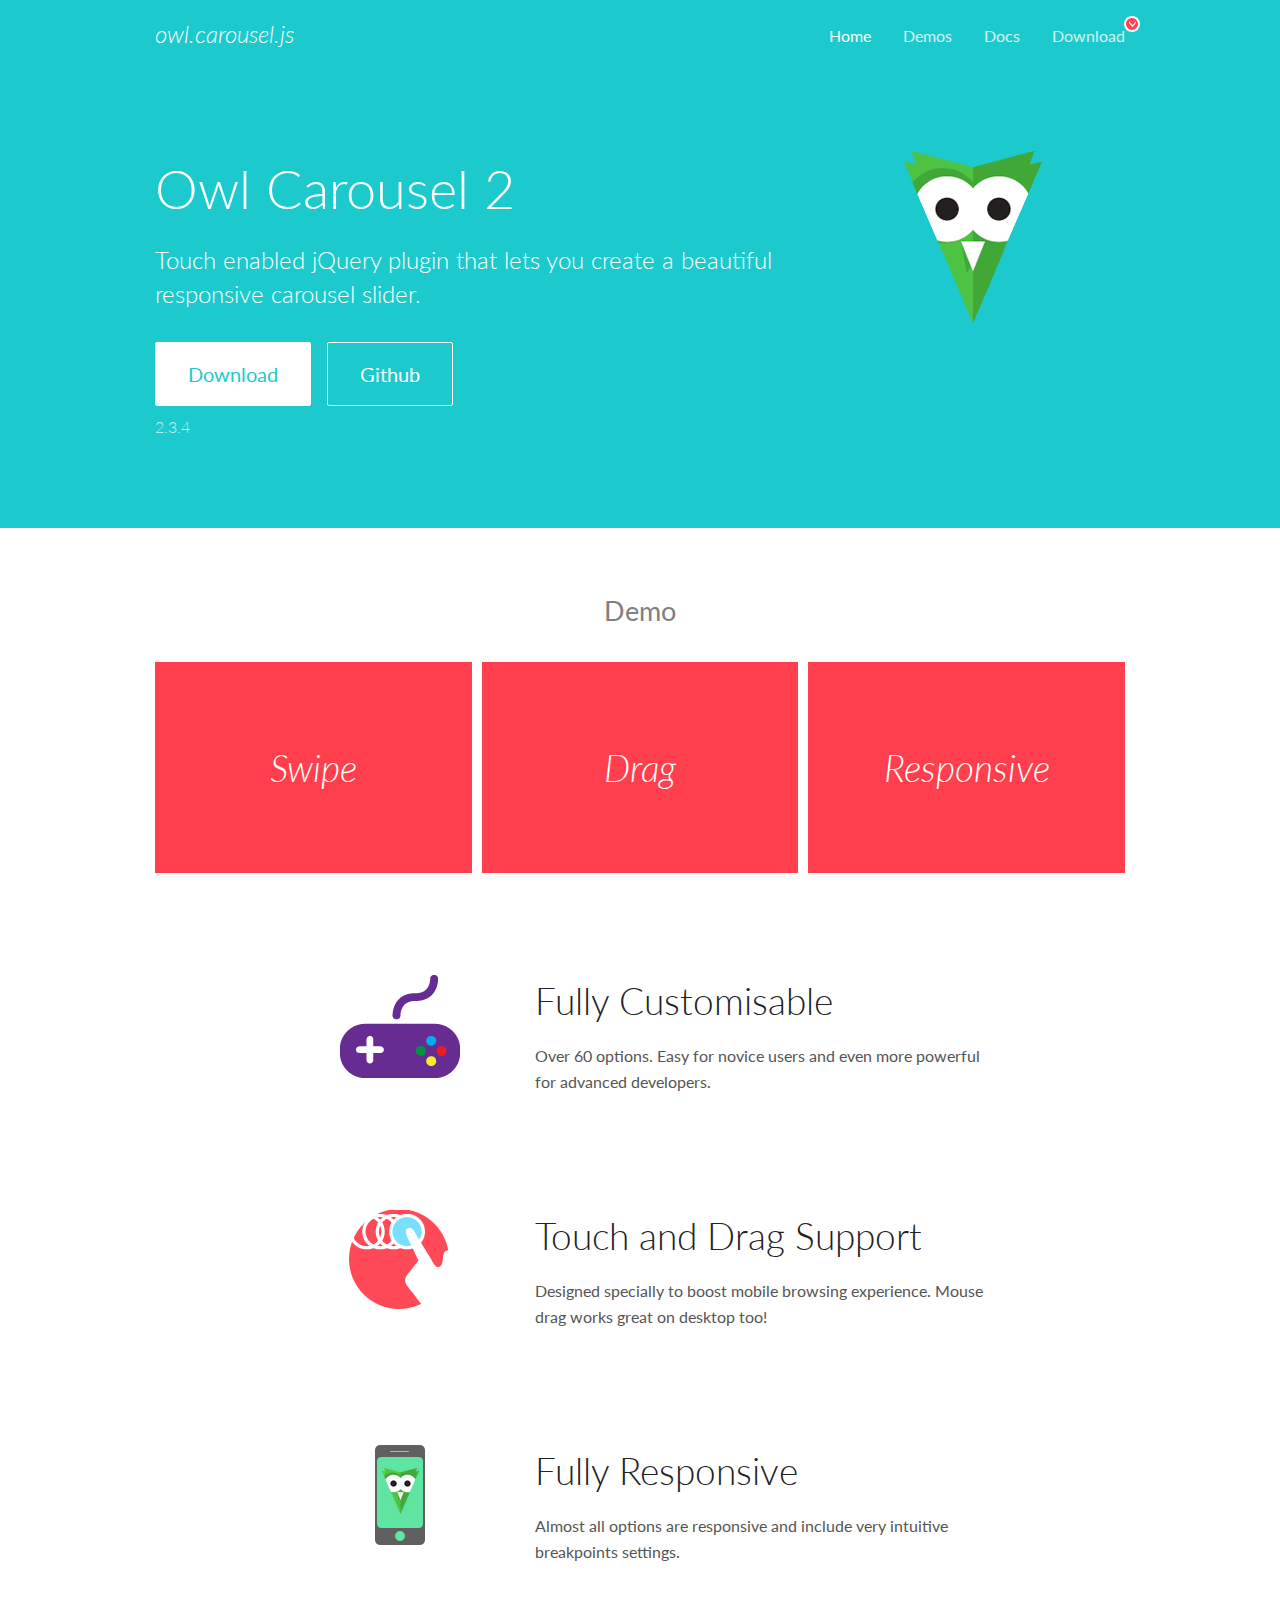
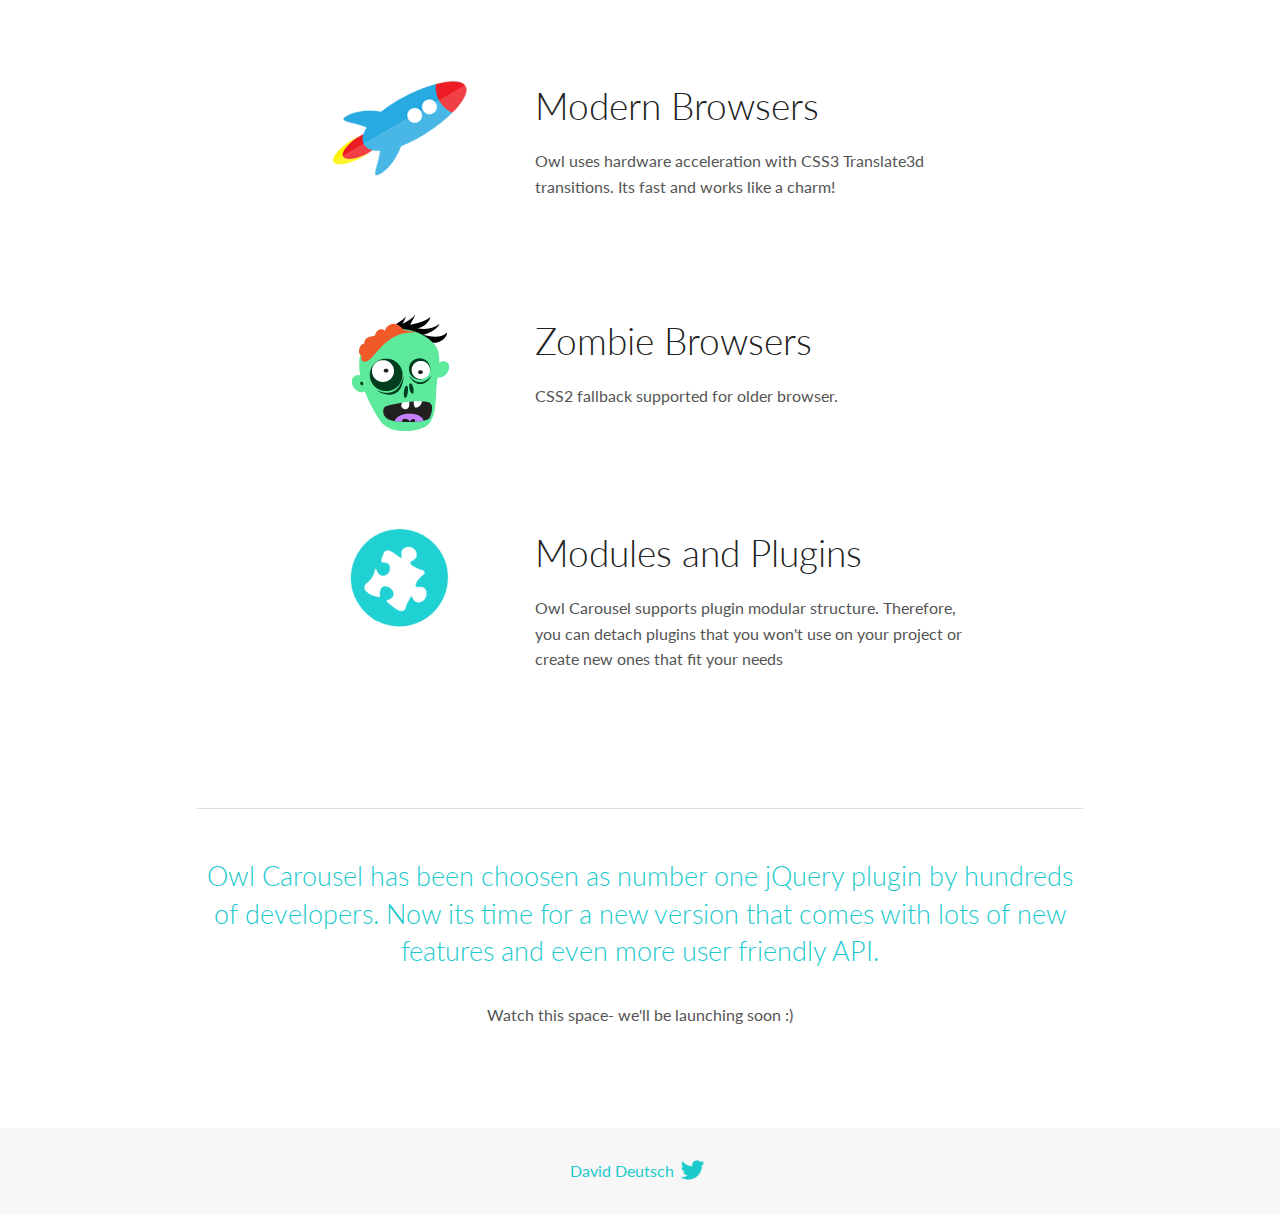
<file: OwlCarousel2-2.3.4/docs/index.html>
<!DOCTYPE html>
<html lang="en">
  <head>

    <!-- head -->
    <meta charset="utf-8">
    <meta name="msapplication-tap-highlight" content="no" />
    <meta name="viewport" content="width=device-width, initial-scale=1.0" />
    <meta name="description" content="Touch enabled jQuery plugin that lets you create beautiful responsive carousel slider.">
    <meta name="author" content="David Deutsch">
    <title>
      Home | Owl Carousel | 2.3.4
    </title>

    <!-- Stylesheets -->
    <link href='https://fonts.googleapis.com/css?family=Lato:300,400,700,400italic,300italic' rel='stylesheet' type='text/css'>
    <link rel="stylesheet" href="assets/css/docs.theme.min.css">

    <!-- Owl Stylesheets -->
    <link rel="stylesheet" href="assets/owlcarousel/assets/owl.carousel.min.css">
    <link rel="stylesheet" href="assets/owlcarousel/assets/owl.theme.default.min.css">

    <!-- HTML5 shim and Respond.js IE8 support of HTML5 elements and media queries -->

    <!--[if lt IE 9]>
      <script src="https://oss.maxcdn.com/libs/html5shiv/3.7.0/html5shiv.js"></script>
      <script src="https://oss.maxcdn.com/libs/respond.js/1.3.0/respond.min.js"></script>
    <![endif]-->

    <!-- Favicons -->
    <link rel="apple-touch-icon-precomposed" sizes="144x144" href="assets/ico/apple-touch-icon-144-precomposed.png">
    <link rel="shortcut icon" href="assets/ico/favicon.png">
    <link rel="shortcut icon" href="favicon.ico">

    <!-- Yeah i know js should not be in header. Its required for demos.-->

    <!-- javascript -->
    <script src="assets/vendors/jquery.min.js"></script>
    <script src="assets/owlcarousel/owl.carousel.js"></script>
  </head>
  <body>

    <!-- header -->
    <header class="header">
      <div class="row">
        <div class="large-12 columns">
          <div class="brand left">
            <h3>
              <a href="/OwlCarousel2/">owl.carousel.js</a> 
            </h3>
          </div>
          <a id="toggle-nav" class="right">
            <span></span> <span></span> <span></span> 
          </a> 
          <div class="nav-bar">
            <ul class="clearfix">
              <li class="active">
                <a href="/OwlCarousel2/index.html">Home</a> 
              </li>
              <li> <a href="/OwlCarousel2/demos/demos.html">Demos</a>  </li>
              <li> <a href="/OwlCarousel2/docs/started-welcome.html">Docs</a>  </li>
              <li>
                <a href="https://github.com/OwlCarousel2/OwlCarousel2/archive/2.3.4.zip">Download</a> 
                <span class="download"></span> 
              </li>
            </ul>
          </div>
        </div>
      </div>
    </header>

    <!-- home panel -->
    <section id="hero">
      <div class="row">
        <div class="large-8 medium-8 columns">
          <h1>Owl Carousel 2</h1>
          <h4>Touch enabled jQuery plugin that lets you create a beautiful responsive carousel slider.</h4>
          <a href="https://github.com/OwlCarousel2/OwlCarousel2/archive/2.3.4.zip" class="hero-button">Download</a> 
          <a href="https://github.com/OwlCarousel2/OwlCarousel2" class="hero-button outline">Github</a> 
          <p>2.3.4</p>
        </div>
        <div class="large-4 medium-4 columns">
          <img class="owl-logo" src="assets/img/owl-logo.png" alt="mr. Owl">
        </div>
      </div>
    </section>

    <!-- body -->
    <div class="home-demo">
      <div class="row">
        <div class="large-12 columns">
          <h3>Demo</h3>
          <div class="owl-carousel">
            <div class="item">
              <h2>Swipe</h2>
            </div>
            <div class="item">
              <h2>Drag</h2>
            </div>
            <div class="item">
              <h2>Responsive</h2>
            </div>
            <div class="item">
              <h2>CSS3</h2>
            </div>
            <div class="item">
              <h2>Fast</h2>
            </div>
            <div class="item">
              <h2>Easy</h2>
            </div>
            <div class="item">
              <h2>Free</h2>
            </div>
            <div class="item">
              <h2>Upgradable</h2>
            </div>
            <div class="item">
              <h2>Tons of options</h2>
            </div>
            <div class="item">
              <h2>Infinity</h2>
            </div>
            <div class="item">
              <h2>Auto Width</h2>
            </div>
          </div>
        </div>
      </div>
    </div>
    <script>
      var owl = $('.owl-carousel');
      owl.owlCarousel({
        margin: 10,
        loop: true,
        responsive: {
          0: {
            items: 1
          },
          600: {
            items: 2
          },
          1000: {
            items: 3
          }
        }
      })
    </script>

    <!-- features -->
    <div id="features">
      <div class="row">
        <div class="small-12 medium-9 small-centered columns">
          <section class="row feature">
            <div class="medium-4 small-12 columns">
              <img src="assets/img/feature-options.png" alt="">
            </div>
            <div class="medium-8 small-12 columns">
              <h2>Fully Customisable</h2>
              <p>Over 60 options. Easy for novice users and even more powerful for advanced developers.</p>
            </div>
          </section>
          <section class="row feature">
            <div class="medium-4 small-12 columns">
              <img src="assets/img/feature-drag.png" alt="">
            </div>
            <div class="medium-8 small-12 columns">
              <h2>Touch and Drag Support</h2>
              <p>Designed specially to boost mobile browsing experience. Mouse drag works great on desktop too!</p>
            </div>
          </section>
          <section class="row feature">
            <div class="medium-4 small-12 columns">
              <img src="assets/img/feature-responsive.png" alt="">
            </div>
            <div class="medium-8 small-12 columns">
              <h2>Fully Responsive</h2>
              <p>Almost all options are responsive and include very intuitive breakpoints settings.</p>
            </div>
          </section>
          <section class="row feature">
            <div class="medium-4 small-12 columns">
              <img src="assets/img/feature-modern.png" alt="">
            </div>
            <div class="medium-8 small-12 columns">
              <h2>Modern Browsers</h2>
              <p>Owl uses hardware acceleration with CSS3 Translate3d transitions. Its fast and works like a charm! </p>
            </div>
          </section>
          <section class="row feature">
            <div class="medium-4 small-12 columns">
              <img src="assets/img/feature-zombie.png" alt="">
            </div>
            <div class="medium-8 small-12 columns">
              <h2>Zombie Browsers</h2>
              <p>CSS2 fallback supported for older browser.</p>
            </div>
          </section>
          <section class="row feature">
            <div class="medium-4 small-12 columns">
              <img src="assets/img/feature-module.png" alt="">
            </div>
            <div class="medium-8 small-12 columns">
              <h2>Modules and Plugins</h2>
              <p>Owl Carousel supports plugin modular structure. Therefore, you can detach plugins that you won&#x27;t use on your project or create new ones that fit your needs</p>
            </div>
          </section>
        </div>
      </div>
    </div>

    <!-- footer -->
    <section id="teaser-text">
      <div class="row">
        <div class="small-12 medium-11 small-centered columns">
          <hr>
          <h3 id="owl-carousel-has-been-choosen-as-number-one-jquery-plugin-by-hundreds-of-developers-now-its-time-for-a-new-version-that-comes-with-lots-of-new-features-and-even-more-user-friendly-api-">Owl Carousel has been choosen as number one jQuery plugin by hundreds of developers. Now its time for a new version that comes with lots of new features and even more user friendly API.</h3>
          <p>Watch this space- we&#39;ll be launching soon :)</p>
        </div>
      </div>
    </section>

    <!-- footer -->
    <footer class="footer">
      <div class="row">
        <div class="large-12 columns">
          <h5>
            <a href="/OwlCarousel2/docs/support-contact.html">David Deutsch</a> 
            <a id="custom-tweet-button" href="https://twitter.com/share?url=https://github.com/OwlCarousel2/OwlCarousel2&text=Owl Carousel - This is so awesome! " target="_blank"></a> 
          </h5>
        </div>
      </div>
    </footer>

    <!-- vendors -->
    <script src="assets/vendors/highlight.js"></script>
    <script src="assets/js/app.js"></script>
  </body>
</html>
</file>
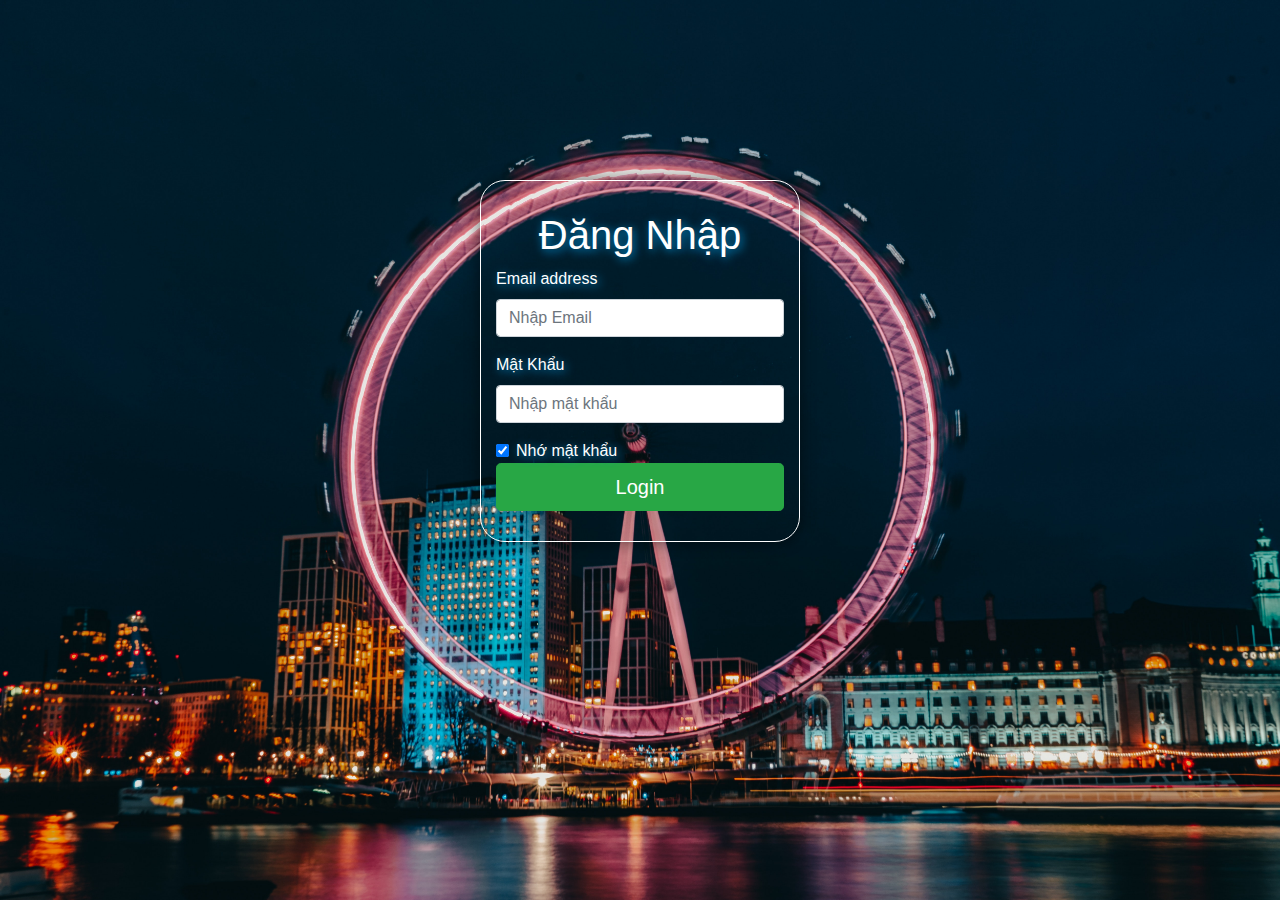
<file: login/login.html>
<!DOCTYPE html>
<html lang="en">
<head>
    <meta charset="UTF-8">
    <meta name="viewport" content="width=device-width, initial-scale=1.0">
    <title>Document</title>
    <link rel="stylesheet" href="style.css">
    <link rel="stylesheet" href="https://maxcdn.bootstrapcdn.com/bootstrap/4.5.2/css/bootstrap.min.css">
  <script src="https://ajax.googleapis.com/ajax/libs/jquery/3.5.1/jquery.min.js"></script>
  <script src="https://cdnjs.cloudflare.com/ajax/libs/popper.js/1.16.0/umd/popper.min.js"></script>
  <script src="https://maxcdn.bootstrapcdn.com/bootstrap/4.5.2/js/bootstrap.min.js"></script>

</head>
<body>
    <div class="container-fluid bg">
        <div class="row justify-content-center">
            <div class="col-md-3 col-sm-6 col-xs-12 row-container">
                <form >
                    <h1 class="text-center">Đăng Nhập</h1>
                    <div class="form-group">
                      <label for="email">Email address</label>
                      <input type="text" name="" id="email" class="form-control" placeholder="Nhập Email" >
                    </div>
                    <div class="form-group">
                        <label for="password">Mật Khẩu</label>
                        <input type="password" name="" id="password" class="form-control" placeholder="Nhập mật khẩu" >
                    </div>
                    <div class="form-check">
                        <label class="form-check-label">
                          <input type="checkbox" class="form-check-input" name="" id="" value="checkedValue" checked>
                          Nhớ mật khẩu
                        </label>
                    </div>
                    <button type="submit" name="" id="" class="btn btn-success btn-lg btn-block">Login</button>
                </form>
            </div>
        </div>
    </div>
    <script src="js/jquery-351.js"></script>
    <script src="jsuser/form_login.js"></script>
</body>
</html>
</file>
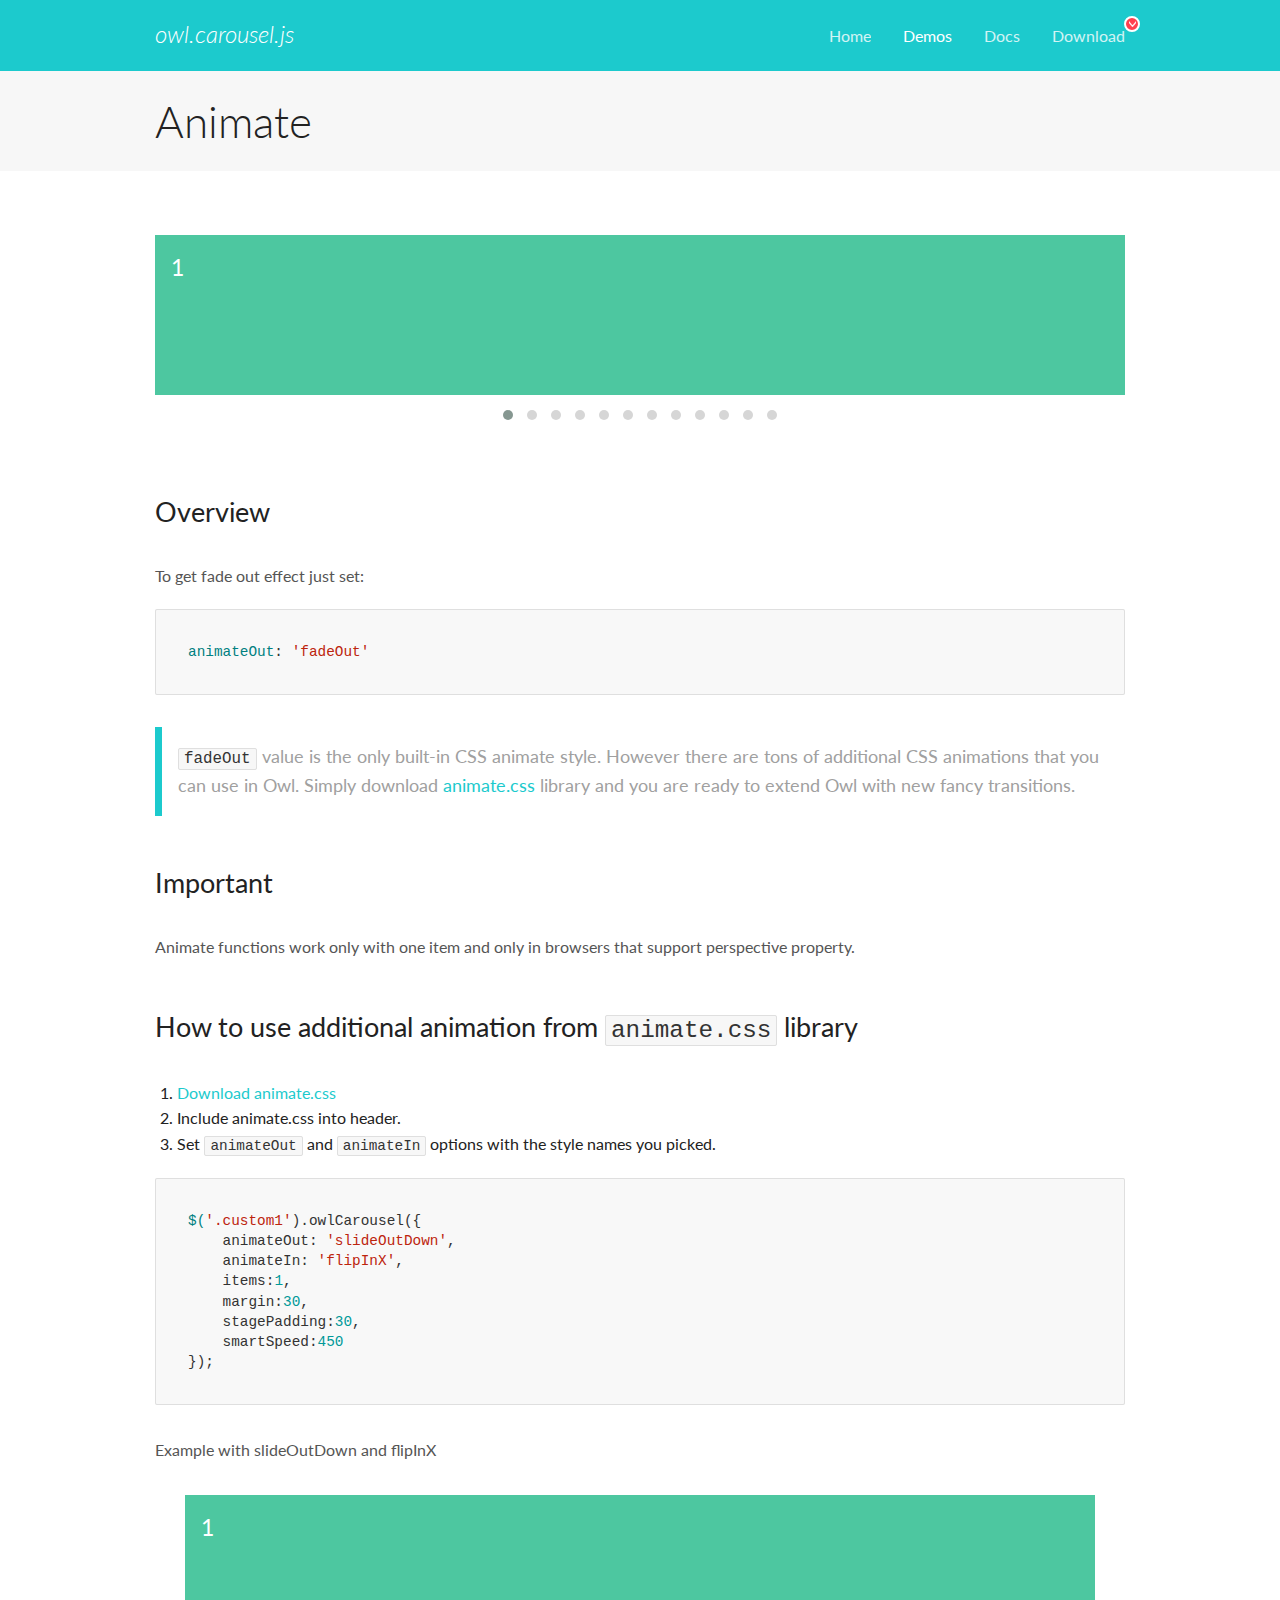
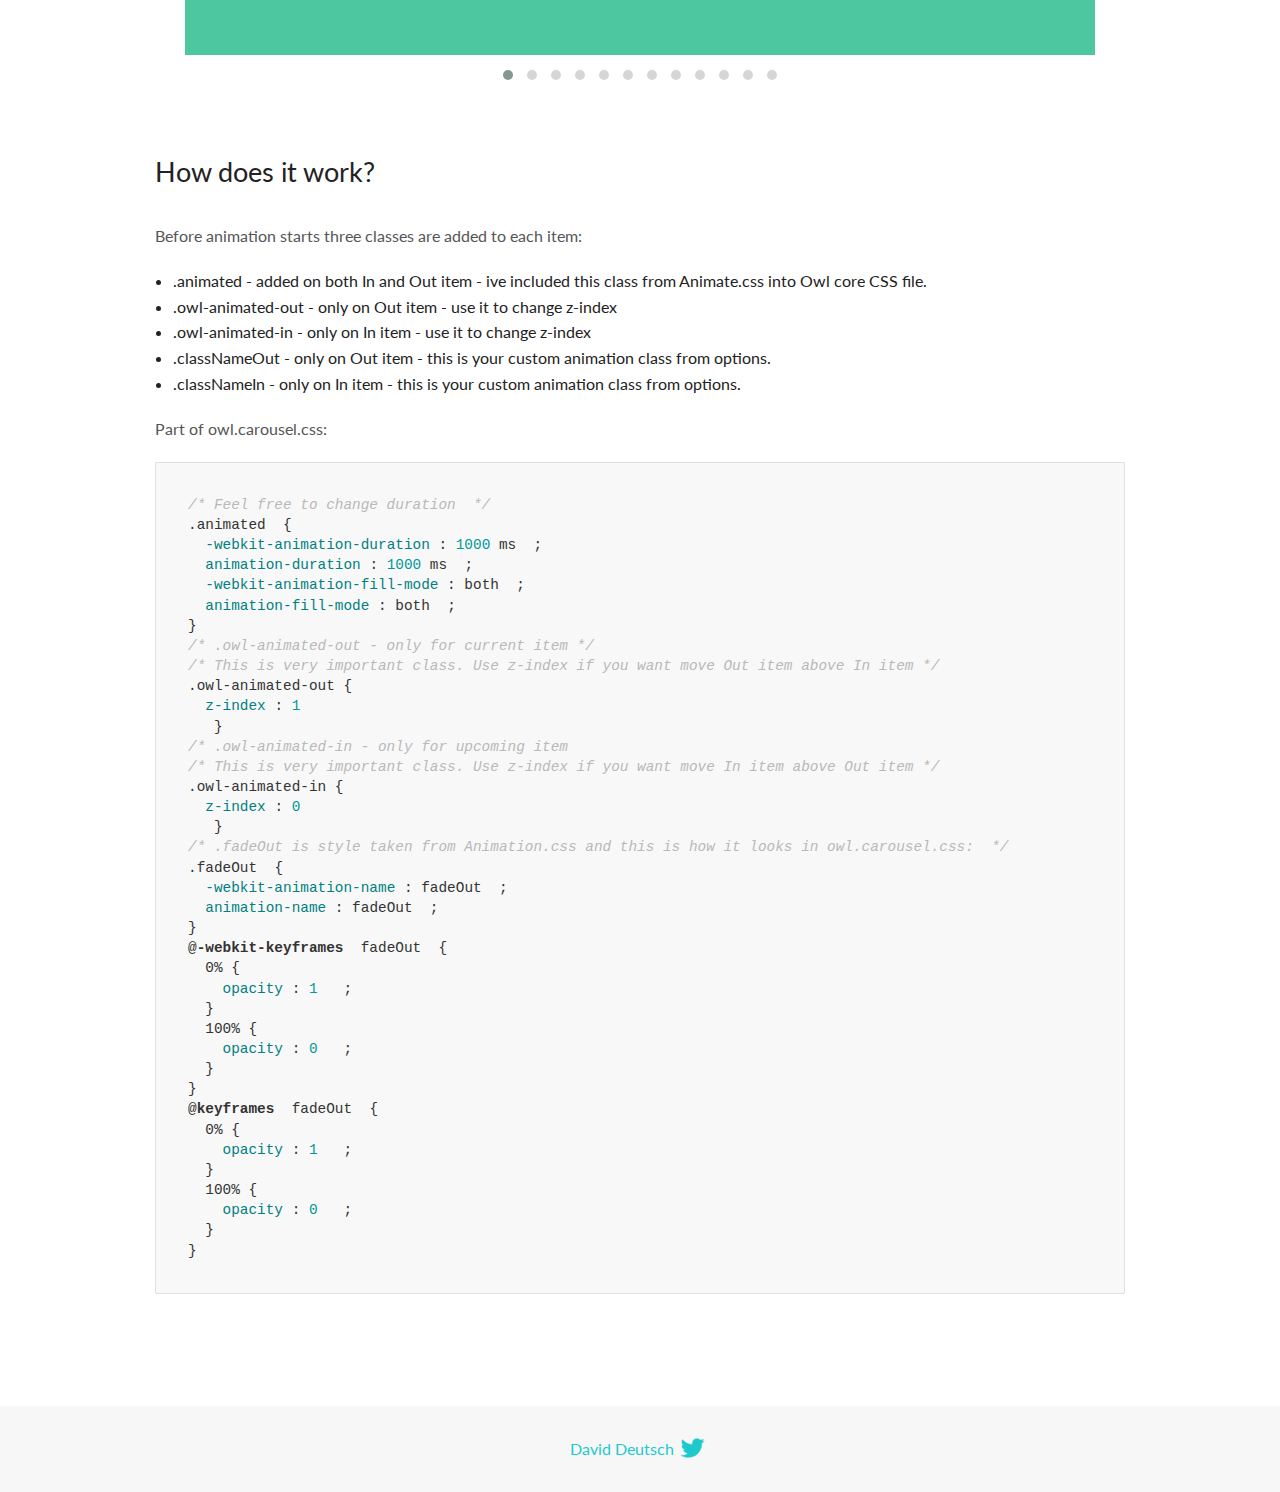
<file: OwlCarousel2-2.3.4/docs/demos/animate.html>
<!DOCTYPE html>
<html lang="en">
  <head>

    <!-- head -->
    <meta charset="utf-8">
    <meta name="msapplication-tap-highlight" content="no" />
    <meta name="viewport" content="width=device-width, initial-scale=1.0" />
    <meta name="description" content="Animate carousel">
    <meta name="author" content="David Deutsch">
    <title>
      Animate Demo | Owl Carousel | 2.3.4
    </title>

    <!-- Stylesheets -->
    <link href='https://fonts.googleapis.com/css?family=Lato:300,400,700,400italic,300italic' rel='stylesheet' type='text/css'>
    <link rel="stylesheet" href="../assets/css/docs.theme.min.css">

    <!-- Owl Stylesheets -->
    <link rel="stylesheet" href="../assets/owlcarousel/assets/owl.carousel.min.css">
    <link rel="stylesheet" href="../assets/owlcarousel/assets/owl.theme.default.min.css">

    <!-- HTML5 shim and Respond.js IE8 support of HTML5 elements and media queries -->

    <!--[if lt IE 9]>
      <script src="https://oss.maxcdn.com/libs/html5shiv/3.7.0/html5shiv.js"></script>
      <script src="https://oss.maxcdn.com/libs/respond.js/1.3.0/respond.min.js"></script>
    <![endif]-->

    <!-- Favicons -->
    <link rel="apple-touch-icon-precomposed" sizes="144x144" href="../assets/ico/apple-touch-icon-144-precomposed.png">
    <link rel="shortcut icon" href="../assets/ico/favicon.png">
    <link rel="shortcut icon" href="favicon.ico">

    <!-- Yeah i know js should not be in header. Its required for demos.-->

    <!-- javascript -->
    <script src="../assets/vendors/jquery.min.js"></script>
    <script src="../assets/owlcarousel/owl.carousel.js"></script>
  </head>
  <body>

    <!-- header -->
    <header class="header">
      <div class="row">
        <div class="large-12 columns">
          <div class="brand left">
            <h3>
              <a href="/OwlCarousel2/">owl.carousel.js</a> 
            </h3>
          </div>
          <a id="toggle-nav" class="right">
            <span></span> <span></span> <span></span> 
          </a> 
          <div class="nav-bar">
            <ul class="clearfix">
              <li> <a href="/OwlCarousel2/index.html">Home</a>  </li>
              <li class="active">
                <a href="/OwlCarousel2/demos/demos.html">Demos</a> 
              </li>
              <li> <a href="/OwlCarousel2/docs/started-welcome.html">Docs</a>  </li>
              <li>
                <a href="https://github.com/OwlCarousel2/OwlCarousel2/archive/2.3.4.zip">Download</a> 
                <span class="download"></span> 
              </li>
            </ul>
          </div>
        </div>
      </div>
    </header>

    <!-- title -->
    <section class="title">
      <div class="row">
        <div class="large-12 columns">
          <h1>Animate</h1>
        </div>
      </div>
    </section>

    <!--  Demos -->
    <section id="demos">
      <div class="row">
        <div class="large-12 columns">
          <div class="fadeOut owl-carousel owl-theme">
            <div class="item">
              <h4>1</h4>
            </div>
            <div class="item">
              <h4>2</h4>
            </div>
            <div class="item">
              <h4>3</h4>
            </div>
            <div class="item">
              <h4>4</h4>
            </div>
            <div class="item">
              <h4>5</h4>
            </div>
            <div class="item">
              <h4>6</h4>
            </div>
            <div class="item">
              <h4>7</h4>
            </div>
            <div class="item">
              <h4>8</h4>
            </div>
            <div class="item">
              <h4>9</h4>
            </div>
            <div class="item">
              <h4>10</h4>
            </div>
            <div class="item">
              <h4>11</h4>
            </div>
            <div class="item">
              <h4>12</h4>
            </div>
          </div>
          <h3 id="overview">Overview</h3>
          <p>To get fade out effect just set:</p>
          <pre><code>animateOut: &#39;fadeOut&#39;</code></pre>
          <blockquote>
            <p><code>fadeOut</code> value is the only built-in CSS animate style. However there are tons of additional CSS animations that you can use in Owl. Simply download
              <a href="https://daneden.github.io/animate.css/">animate.css</a>  library and you are ready to extend Owl with new fancy transitions.</p>
          </blockquote>
          <h3 id="important">Important</h3>
          <p>Animate functions work only with one item and only in browsers that support perspective property.</p>
          <h3 id="how-to-use-additional-animation-from-animate-css-library">How to use additional animation from <code>animate.css</code> library</h3>
          <ol>
            <li> <a href="https://daneden.github.io/animate.css/">Download animate.css</a>  </li>
            <li>Include animate.css into header.</li>
            <li>Set <code>animateOut</code> and <code>animateIn</code> options with the style names you picked.</li>
          </ol>
          <pre><code>$(&#39;.custom1&#39;).owlCarousel({
    animateOut: &#39;slideOutDown&#39;,
    animateIn: &#39;flipInX&#39;,
    items:1,
    margin:30,
    stagePadding:30,
    smartSpeed:450
});</code></pre>
          <p>Example with slideOutDown and flipInX</p>
          <div class="custom1 owl-carousel owl-theme">
            <div class="item">
              <h4>1</h4>
            </div>
            <div class="item">
              <h4>2</h4>
            </div>
            <div class="item">
              <h4>3</h4>
            </div>
            <div class="item">
              <h4>4</h4>
            </div>
            <div class="item">
              <h4>5</h4>
            </div>
            <div class="item">
              <h4>6</h4>
            </div>
            <div class="item">
              <h4>7</h4>
            </div>
            <div class="item">
              <h4>8</h4>
            </div>
            <div class="item">
              <h4>9</h4>
            </div>
            <div class="item">
              <h4>10</h4>
            </div>
            <div class="item">
              <h4>11</h4>
            </div>
            <div class="item">
              <h4>12</h4>
            </div>
          </div>
          <h3 id="how-does-it-work-">How does it work?</h3>
          <p>Before animation starts three classes are added to each item:</p>
          <ul>
            <li>.animated - added on both In and Out item - ive included this class from Animate.css into Owl core CSS file.</li>
            <li>.owl-animated-out - only on Out item - use it to change z-index</li>
            <li>.owl-animated-in - only on In item - use it to change z-index</li>
            <li>.classNameOut - only on Out item - this is your custom animation class from options.</li>
            <li>.classNameIn - only on In item - this is your custom animation class from options.</li>
          </ul>
          <p>Part of owl.carousel.css:</p>
          <pre><code class="language-css"><span class="comment">/* Feel free to change duration  */</span> 
<span class="class">.animated</span>  <span class="rules">{
  <span class="rule"><span class="attribute">-webkit-animation-duration</span> :<span class="value"> <span class="number">1000</span> ms</span> </span> ;
  <span class="rule"><span class="attribute">animation-duration</span> :<span class="value"> <span class="number">1000</span> ms</span> </span> ;
  <span class="rule"><span class="attribute">-webkit-animation-fill-mode</span> :<span class="value"> both</span> </span> ;
  <span class="rule"><span class="attribute">animation-fill-mode</span> :<span class="value"> both</span> </span> ;
<span class="rule">}</span> </span> 
<span class="comment">/* .owl-animated-out - only for current item */</span> 
<span class="comment">/* This is very important class. Use z-index if you want move Out item above In item */</span> 
<span class="class">.owl-animated-out</span> <span class="rules">{
  <span class="rule"><span class="attribute">z-index</span> :<span class="value"> <span class="number">1</span> 
</span> </span> </span> }
<span class="comment">/* .owl-animated-in - only for upcoming item
/* This is very important class. Use z-index if you want move In item above Out item */</span> 
<span class="class">.owl-animated-in</span> <span class="rules">{
  <span class="rule"><span class="attribute">z-index</span> :<span class="value"> <span class="number">0</span> 
</span> </span> </span> }
<span class="comment">/* .fadeOut is style taken from Animation.css and this is how it looks in owl.carousel.css:  */</span> 
<span class="class">.fadeOut</span>  <span class="rules">{
  <span class="rule"><span class="attribute">-webkit-animation-name</span> :<span class="value"> fadeOut</span> </span> ;
  <span class="rule"><span class="attribute">animation-name</span> :<span class="value"> fadeOut</span> </span> ;
<span class="rule">}</span> </span> 
<span class="at_rule">@<span class="keyword">-webkit-keyframes</span>  fadeOut </span> {
  0% <span class="rules">{
    <span class="rule"><span class="attribute">opacity</span> :<span class="value"> <span class="number">1</span> </span> </span> ;
  <span class="rule">}</span> </span> 
  100% <span class="rules">{
    <span class="rule"><span class="attribute">opacity</span> :<span class="value"> <span class="number">0</span> </span> </span> ;
  <span class="rule">}</span> </span> 
}
<span class="at_rule">@<span class="keyword">keyframes</span>  fadeOut </span> {
  0% <span class="rules">{
    <span class="rule"><span class="attribute">opacity</span> :<span class="value"> <span class="number">1</span> </span> </span> ;
  <span class="rule">}</span> </span> 
  100% <span class="rules">{
    <span class="rule"><span class="attribute">opacity</span> :<span class="value"> <span class="number">0</span> </span> </span> ;
  <span class="rule">}</span> </span> 
}</code></pre>
          <link rel="stylesheet" href="../assets/css/animate.css">
          <script>
            jQuery(document).ready(function($) {
              $('.fadeOut').owlCarousel({
                items: 1,
                animateOut: 'fadeOut',
                loop: true,
                margin: 10,
              });
              $('.custom1').owlCarousel({
                animateOut: 'slideOutDown',
                animateIn: 'flipInX',
                items: 1,
                margin: 30,
                stagePadding: 30,
                smartSpeed: 450
              });
            });
          </script>
        </div>
      </div>
    </section>

    <!-- footer -->
    <footer class="footer">
      <div class="row">
        <div class="large-12 columns">
          <h5>
            <a href="/OwlCarousel2/docs/support-contact.html">David Deutsch</a> 
            <a id="custom-tweet-button" href="https://twitter.com/share?url=https://github.com/OwlCarousel2/OwlCarousel2&text=Owl Carousel - This is so awesome! " target="_blank"></a> 
          </h5>
        </div>
      </div>
    </footer>

    <!-- vendors -->
    <script src="../assets/vendors/highlight.js"></script>
    <script src="../assets/js/app.js"></script>
  </body>
</html>
</file>
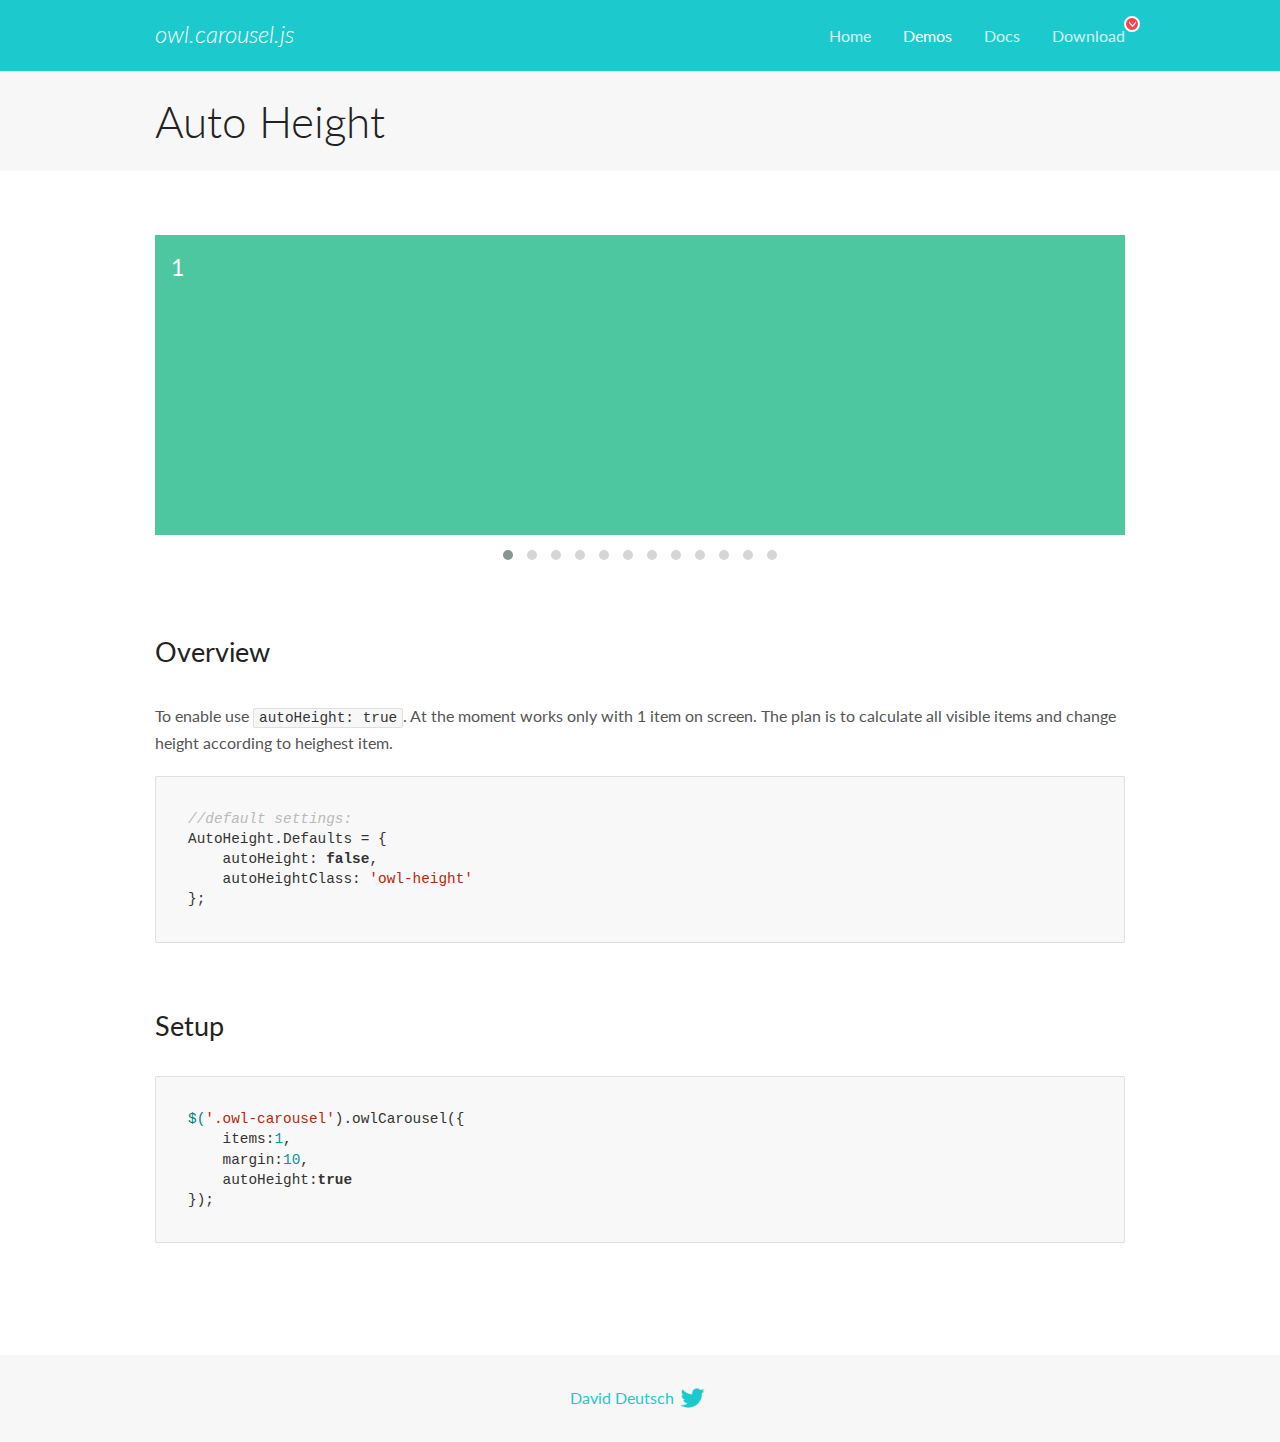
<file: OwlCarousel2-2.3.4/docs/demos/autoheight.html>
<!DOCTYPE html>
<html lang="en">
  <head>

    <!-- head -->
    <meta charset="utf-8">
    <meta name="msapplication-tap-highlight" content="no" />
    <meta name="viewport" content="width=device-width, initial-scale=1.0" />
    <meta name="description" content="autoHeight usage demo">
    <meta name="author" content="David Deutsch">
    <title>
      Auto Height Demo | Owl Carousel | 2.3.4
    </title>

    <!-- Stylesheets -->
    <link href='https://fonts.googleapis.com/css?family=Lato:300,400,700,400italic,300italic' rel='stylesheet' type='text/css'>
    <link rel="stylesheet" href="../assets/css/docs.theme.min.css">

    <!-- Owl Stylesheets -->
    <link rel="stylesheet" href="../assets/owlcarousel/assets/owl.carousel.min.css">
    <link rel="stylesheet" href="../assets/owlcarousel/assets/owl.theme.default.min.css">

    <!-- HTML5 shim and Respond.js IE8 support of HTML5 elements and media queries -->

    <!--[if lt IE 9]>
      <script src="https://oss.maxcdn.com/libs/html5shiv/3.7.0/html5shiv.js"></script>
      <script src="https://oss.maxcdn.com/libs/respond.js/1.3.0/respond.min.js"></script>
    <![endif]-->

    <!-- Favicons -->
    <link rel="apple-touch-icon-precomposed" sizes="144x144" href="../assets/ico/apple-touch-icon-144-precomposed.png">
    <link rel="shortcut icon" href="../assets/ico/favicon.png">
    <link rel="shortcut icon" href="favicon.ico">

    <!-- Yeah i know js should not be in header. Its required for demos.-->

    <!-- javascript -->
    <script src="../assets/vendors/jquery.min.js"></script>
    <script src="../assets/owlcarousel/owl.carousel.js"></script>
  </head>
  <body>

    <!-- header -->
    <header class="header">
      <div class="row">
        <div class="large-12 columns">
          <div class="brand left">
            <h3>
              <a href="/OwlCarousel2/">owl.carousel.js</a> 
            </h3>
          </div>
          <a id="toggle-nav" class="right">
            <span></span> <span></span> <span></span> 
          </a> 
          <div class="nav-bar">
            <ul class="clearfix">
              <li> <a href="/OwlCarousel2/index.html">Home</a>  </li>
              <li class="active">
                <a href="/OwlCarousel2/demos/demos.html">Demos</a> 
              </li>
              <li> <a href="/OwlCarousel2/docs/started-welcome.html">Docs</a>  </li>
              <li>
                <a href="https://github.com/OwlCarousel2/OwlCarousel2/archive/2.3.4.zip">Download</a> 
                <span class="download"></span> 
              </li>
            </ul>
          </div>
        </div>
      </div>
    </header>

    <!-- title -->
    <section class="title">
      <div class="row">
        <div class="large-12 columns">
          <h1>Auto Height</h1>
        </div>
      </div>
    </section>

    <!--  Demos -->
    <section id="demos">
      <div class="row">
        <div class="large-12 columns">
          <div class="owl-carousel owl-theme">
            <div class="item" style="height:300px">
              <h4>1</h4>
            </div>
            <div class="item" style="height:100px">
              <h4>2</h4>
            </div>
            <div class="item" style="height:500px">
              <h4>3</h4>
            </div>
            <div class="item" style="height:250px">
              <h4>4</h4>
            </div>
            <div class="item" style="height:400px">
              <h4>5</h4>
            </div>
            <div class="item" style="height:500px">
              <h4>6</h4>
            </div>
            <div class="item" style="height:600px">
              <h4>7</h4>
            </div>
            <div class="item" style="height:400px">
              <h4>8</h4>
            </div>
            <div class="item" style="height:300px">
              <h4>9</h4>
            </div>
            <div class="item" style="height:350px">
              <h4>10</h4>
            </div>
            <div class="item" style="height:200px">
              <h4>11</h4>
            </div>
            <div class="item" style="height:150px">
              <h4>12</h4>
            </div>
          </div>
          <h3 id="overview">Overview</h3>
          <p>To enable use <code>autoHeight: true</code>. At the moment works only with 1 item on screen. The plan is to calculate all visible items and change height according to heighest item.</p>
          <pre><code>//default settings:
AutoHeight.Defaults = {
    autoHeight: false,
    autoHeightClass: &#39;owl-height&#39;
};</code></pre>
          <h3 id="setup">Setup</h3>
          <pre><code>$(&#39;.owl-carousel&#39;).owlCarousel({
    items:1,
    margin:10,
    autoHeight:true
});</code></pre>
          <script>
            $(document).ready(function() {
              $('.owl-carousel').owlCarousel({
                items: 1,
                margin: 10,
                autoHeight: true
              });
            })
          </script>
        </div>
      </div>
    </section>

    <!-- footer -->
    <footer class="footer">
      <div class="row">
        <div class="large-12 columns">
          <h5>
            <a href="/OwlCarousel2/docs/support-contact.html">David Deutsch</a> 
            <a id="custom-tweet-button" href="https://twitter.com/share?url=https://github.com/OwlCarousel2/OwlCarousel2&text=Owl Carousel - This is so awesome! " target="_blank"></a> 
          </h5>
        </div>
      </div>
    </footer>

    <!-- vendors -->
    <script src="../assets/vendors/highlight.js"></script>
    <script src="../assets/js/app.js"></script>
  </body>
</html>
</file>
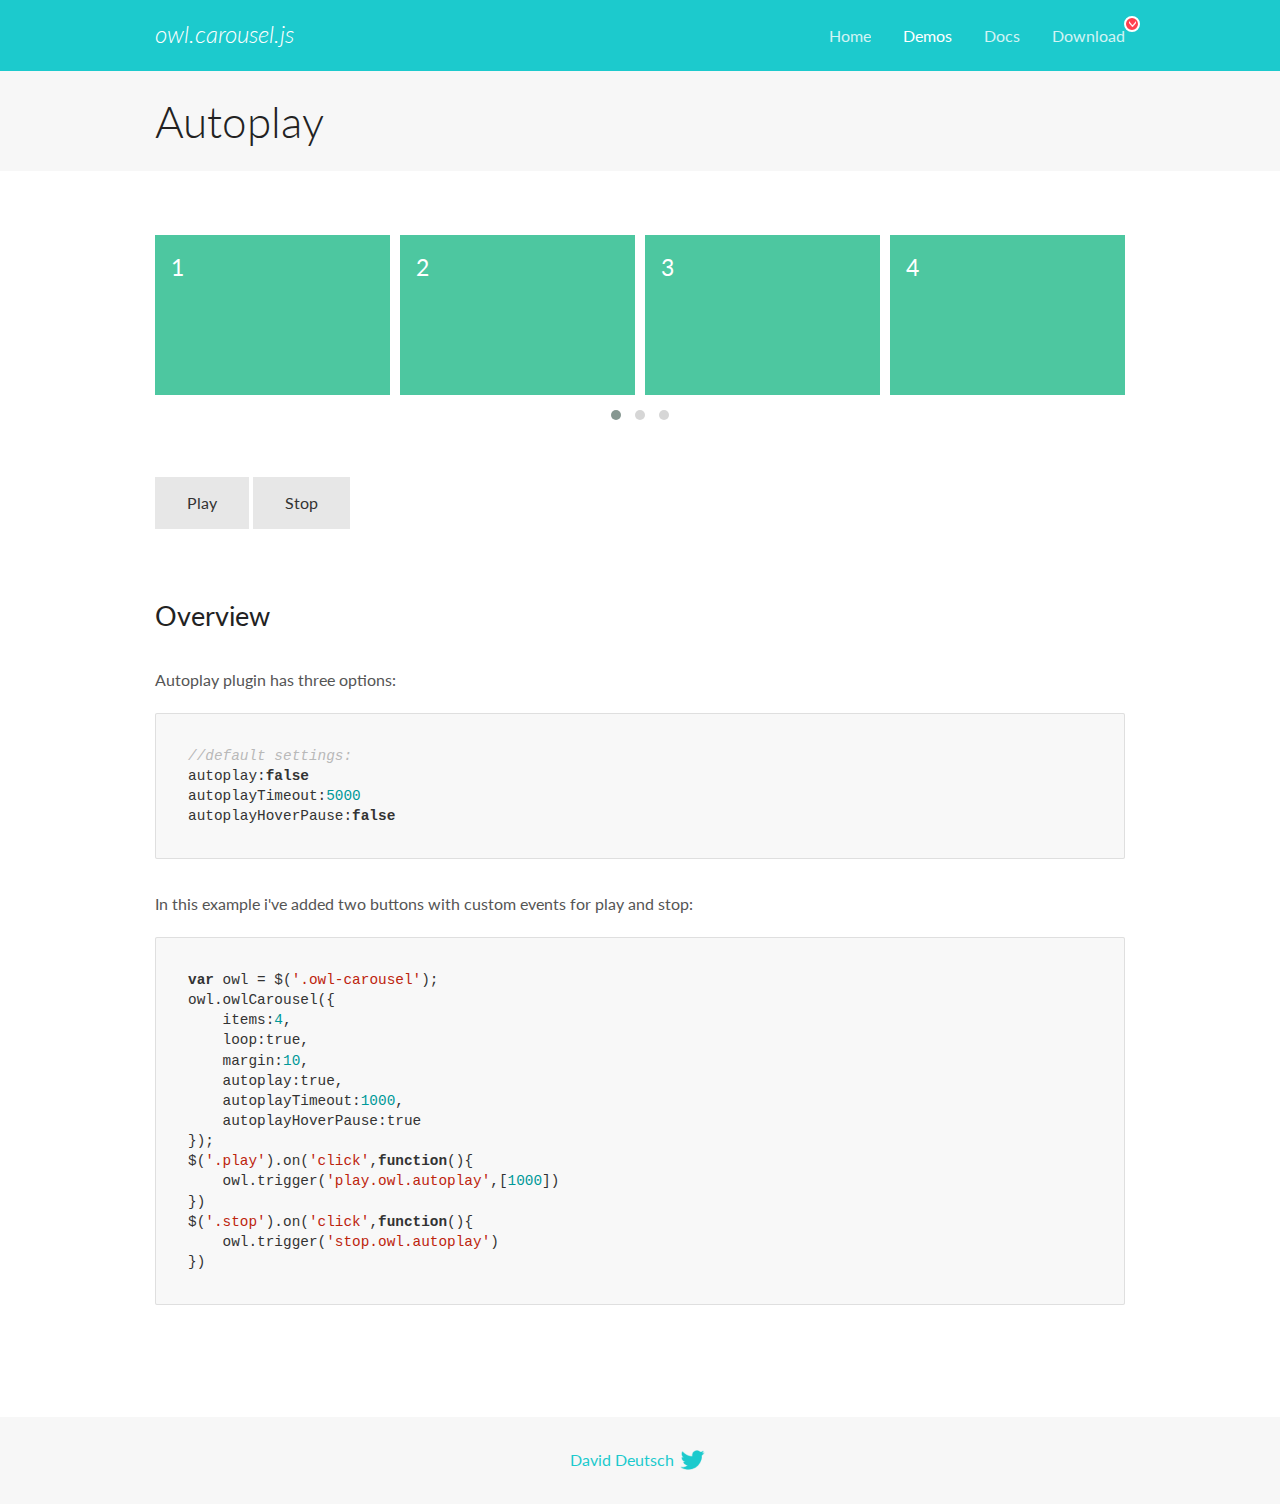
<file: OwlCarousel2-2.3.4/docs/demos/autoplay.html>
<!DOCTYPE html>
<html lang="en">
  <head>

    <!-- head -->
    <meta charset="utf-8">
    <meta name="msapplication-tap-highlight" content="no" />
    <meta name="viewport" content="width=device-width, initial-scale=1.0" />
    <meta name="description" content="Autoplay usage demo">
    <meta name="author" content="David Deutsch">
    <title>
      Autoplay Demo | Owl Carousel | 2.3.4
    </title>

    <!-- Stylesheets -->
    <link href='https://fonts.googleapis.com/css?family=Lato:300,400,700,400italic,300italic' rel='stylesheet' type='text/css'>
    <link rel="stylesheet" href="../assets/css/docs.theme.min.css">

    <!-- Owl Stylesheets -->
    <link rel="stylesheet" href="../assets/owlcarousel/assets/owl.carousel.min.css">
    <link rel="stylesheet" href="../assets/owlcarousel/assets/owl.theme.default.min.css">

    <!-- HTML5 shim and Respond.js IE8 support of HTML5 elements and media queries -->

    <!--[if lt IE 9]>
      <script src="https://oss.maxcdn.com/libs/html5shiv/3.7.0/html5shiv.js"></script>
      <script src="https://oss.maxcdn.com/libs/respond.js/1.3.0/respond.min.js"></script>
    <![endif]-->

    <!-- Favicons -->
    <link rel="apple-touch-icon-precomposed" sizes="144x144" href="../assets/ico/apple-touch-icon-144-precomposed.png">
    <link rel="shortcut icon" href="../assets/ico/favicon.png">
    <link rel="shortcut icon" href="favicon.ico">

    <!-- Yeah i know js should not be in header. Its required for demos.-->

    <!-- javascript -->
    <script src="../assets/vendors/jquery.min.js"></script>
    <script src="../assets/owlcarousel/owl.carousel.js"></script>
  </head>
  <body>

    <!-- header -->
    <header class="header">
      <div class="row">
        <div class="large-12 columns">
          <div class="brand left">
            <h3>
              <a href="/OwlCarousel2/">owl.carousel.js</a> 
            </h3>
          </div>
          <a id="toggle-nav" class="right">
            <span></span> <span></span> <span></span> 
          </a> 
          <div class="nav-bar">
            <ul class="clearfix">
              <li> <a href="/OwlCarousel2/index.html">Home</a>  </li>
              <li class="active">
                <a href="/OwlCarousel2/demos/demos.html">Demos</a> 
              </li>
              <li> <a href="/OwlCarousel2/docs/started-welcome.html">Docs</a>  </li>
              <li>
                <a href="https://github.com/OwlCarousel2/OwlCarousel2/archive/2.3.4.zip">Download</a> 
                <span class="download"></span> 
              </li>
            </ul>
          </div>
        </div>
      </div>
    </header>

    <!-- title -->
    <section class="title">
      <div class="row">
        <div class="large-12 columns">
          <h1>Autoplay</h1>
        </div>
      </div>
    </section>

    <!--  Demos -->
    <section id="demos">
      <div class="row">
        <div class="large-12 columns">
          <div class="owl-carousel owl-theme">
            <div class="item">
              <h4>1</h4>
            </div>
            <div class="item">
              <h4>2</h4>
            </div>
            <div class="item">
              <h4>3</h4>
            </div>
            <div class="item">
              <h4>4</h4>
            </div>
            <div class="item">
              <h4>5</h4>
            </div>
            <div class="item">
              <h4>6</h4>
            </div>
            <div class="item">
              <h4>7</h4>
            </div>
            <div class="item">
              <h4>8</h4>
            </div>
            <div class="item">
              <h4>9</h4>
            </div>
            <div class="item">
              <h4>10</h4>
            </div>
            <div class="item">
              <h4>11</h4>
            </div>
            <div class="item">
              <h4>12</h4>
            </div>
          </div>
          <a class="button secondary play">Play</a> 
          <a class="button secondary stop">Stop</a> 
          <h3 id="overview">Overview</h3>
          <p>Autoplay plugin has three options:</p>
          <pre><code>//default settings:
autoplay:false
autoplayTimeout:5000
autoplayHoverPause:false</code></pre>
          <p>In this example i&#39;ve added two buttons with custom events for play and stop:</p>
          <pre><code>var owl = $(&#39;.owl-carousel&#39;);
owl.owlCarousel({
    items:4,
    loop:true,
    margin:10,
    autoplay:true,
    autoplayTimeout:1000,
    autoplayHoverPause:true
});
$(&#39;.play&#39;).on(&#39;click&#39;,function(){
    owl.trigger(&#39;play.owl.autoplay&#39;,[1000])
})
$(&#39;.stop&#39;).on(&#39;click&#39;,function(){
    owl.trigger(&#39;stop.owl.autoplay&#39;)
})</code></pre>
          <script>
            $(document).ready(function() {
              var owl = $('.owl-carousel');
              owl.owlCarousel({
                items: 4,
                loop: true,
                margin: 10,
                autoplay: true,
                autoplayTimeout: 1000,
                autoplayHoverPause: true
              });
              $('.play').on('click', function() {
                owl.trigger('play.owl.autoplay', [1000])
              })
              $('.stop').on('click', function() {
                owl.trigger('stop.owl.autoplay')
              })
            })
          </script>
        </div>
      </div>
    </section>

    <!-- footer -->
    <footer class="footer">
      <div class="row">
        <div class="large-12 columns">
          <h5>
            <a href="/OwlCarousel2/docs/support-contact.html">David Deutsch</a> 
            <a id="custom-tweet-button" href="https://twitter.com/share?url=https://github.com/OwlCarousel2/OwlCarousel2&text=Owl Carousel - This is so awesome! " target="_blank"></a> 
          </h5>
        </div>
      </div>
    </footer>

    <!-- vendors -->
    <script src="../assets/vendors/highlight.js"></script>
    <script src="../assets/js/app.js"></script>
  </body>
</html>
</file>
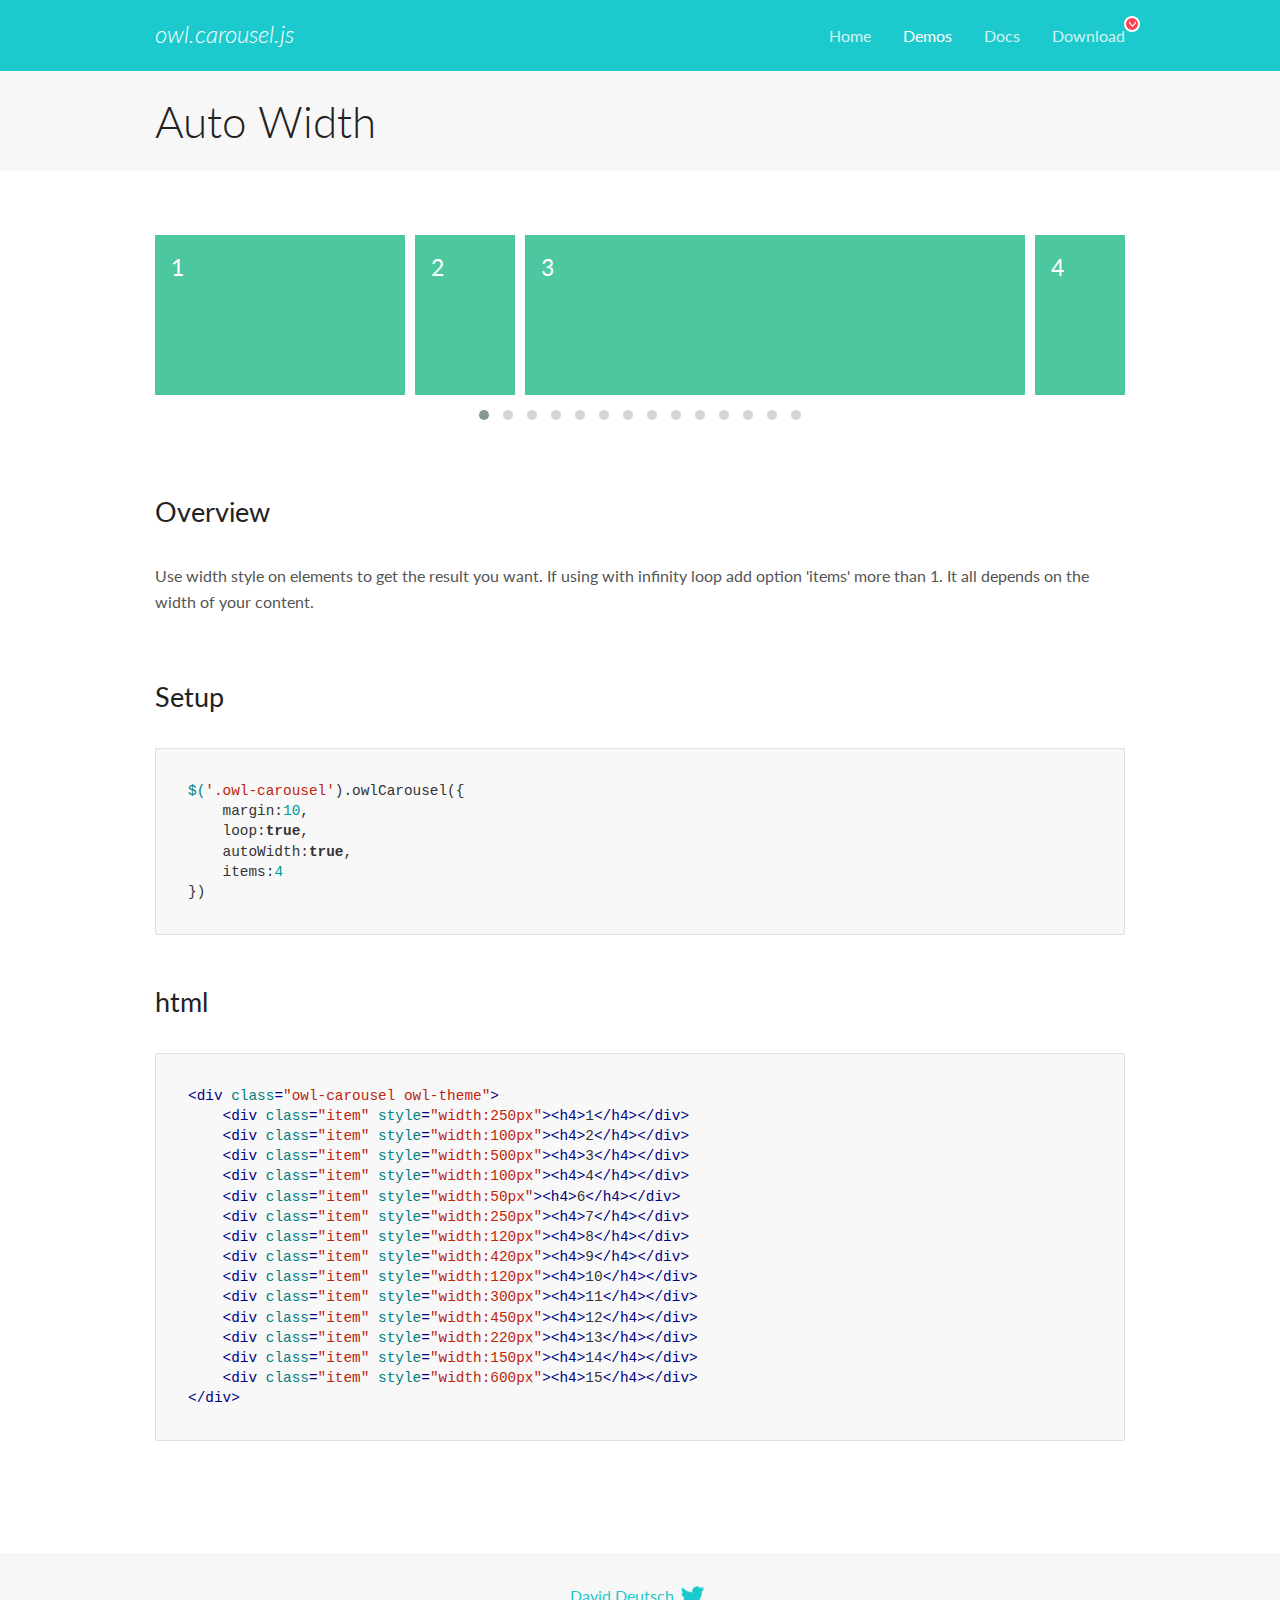
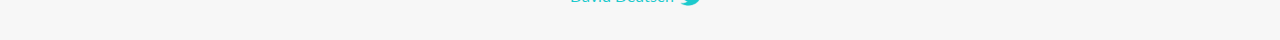
<file: OwlCarousel2-2.3.4/docs/demos/autowidth.html>
<!DOCTYPE html>
<html lang="en">
  <head>

    <!-- head -->
    <meta charset="utf-8">
    <meta name="msapplication-tap-highlight" content="no" />
    <meta name="viewport" content="width=device-width, initial-scale=1.0" />
    <meta name="description" content="Auto Width">
    <meta name="author" content="David Deutsch">
    <title>
      Auto Width Demo | Owl Carousel | 2.3.4
    </title>

    <!-- Stylesheets -->
    <link href='https://fonts.googleapis.com/css?family=Lato:300,400,700,400italic,300italic' rel='stylesheet' type='text/css'>
    <link rel="stylesheet" href="../assets/css/docs.theme.min.css">

    <!-- Owl Stylesheets -->
    <link rel="stylesheet" href="../assets/owlcarousel/assets/owl.carousel.min.css">
    <link rel="stylesheet" href="../assets/owlcarousel/assets/owl.theme.default.min.css">

    <!-- HTML5 shim and Respond.js IE8 support of HTML5 elements and media queries -->

    <!--[if lt IE 9]>
      <script src="https://oss.maxcdn.com/libs/html5shiv/3.7.0/html5shiv.js"></script>
      <script src="https://oss.maxcdn.com/libs/respond.js/1.3.0/respond.min.js"></script>
    <![endif]-->

    <!-- Favicons -->
    <link rel="apple-touch-icon-precomposed" sizes="144x144" href="../assets/ico/apple-touch-icon-144-precomposed.png">
    <link rel="shortcut icon" href="../assets/ico/favicon.png">
    <link rel="shortcut icon" href="favicon.ico">

    <!-- Yeah i know js should not be in header. Its required for demos.-->

    <!-- javascript -->
    <script src="../assets/vendors/jquery.min.js"></script>
    <script src="../assets/owlcarousel/owl.carousel.js"></script>
  </head>
  <body>

    <!-- header -->
    <header class="header">
      <div class="row">
        <div class="large-12 columns">
          <div class="brand left">
            <h3>
              <a href="/OwlCarousel2/">owl.carousel.js</a> 
            </h3>
          </div>
          <a id="toggle-nav" class="right">
            <span></span> <span></span> <span></span> 
          </a> 
          <div class="nav-bar">
            <ul class="clearfix">
              <li> <a href="/OwlCarousel2/index.html">Home</a>  </li>
              <li class="active">
                <a href="/OwlCarousel2/demos/demos.html">Demos</a> 
              </li>
              <li> <a href="/OwlCarousel2/docs/started-welcome.html">Docs</a>  </li>
              <li>
                <a href="https://github.com/OwlCarousel2/OwlCarousel2/archive/2.3.4.zip">Download</a> 
                <span class="download"></span> 
              </li>
            </ul>
          </div>
        </div>
      </div>
    </header>

    <!-- title -->
    <section class="title">
      <div class="row">
        <div class="large-12 columns">
          <h1>Auto Width</h1>
        </div>
      </div>
    </section>

    <!--  Demos -->
    <section id="demos">
      <div class="row">
        <div class="large-12 columns">
          <div class="owl-carousel owl-theme">
            <div class="item" style="width:250px">
              <h4>1</h4>
            </div>
            <div class="item" style="width:100px">
              <h4>2</h4>
            </div>
            <div class="item" style="width:500px">
              <h4>3</h4>
            </div>
            <div class="item" style="width:100px">
              <h4>4</h4>
            </div>
            <div class="item" style="width:50px">
              <h4>6</h4>
            </div>
            <div class="item" style="width:250px">
              <h4>7</h4>
            </div>
            <div class="item" style="width:120px">
              <h4>8</h4>
            </div>
            <div class="item" style="width:420px">
              <h4>9</h4>
            </div>
            <div class="item" style="width:120px">
              <h4>10</h4>
            </div>
            <div class="item" style="width:300px">
              <h4>11</h4>
            </div>
            <div class="item" style="width:450px">
              <h4>12</h4>
            </div>
            <div class="item" style="width:220px">
              <h4>13</h4>
            </div>
            <div class="item" style="width:150px">
              <h4>14</h4>
            </div>
            <div class="item" style="width:600px">
              <h4>15</h4>
            </div>
          </div>
          <h3 id="overview">Overview</h3>
          <p>Use width style on elements to get the result you want. If using with infinity loop add option &#39;items&#39; more than 1. It all depends on the width of your content.</p>
          <h3 id="setup">Setup</h3>
          <pre><code>$(&#39;.owl-carousel&#39;).owlCarousel({
    margin:10,
    loop:true,
    autoWidth:true,
    items:4
})</code></pre>
          <h3 id="html">html</h3>
          <pre><code>&lt;div class=&quot;owl-carousel owl-theme&quot;&gt;
    &lt;div class=&quot;item&quot; style=&quot;width:250px&quot;&gt;&lt;h4&gt;1&lt;/h4&gt;&lt;/div&gt;
    &lt;div class=&quot;item&quot; style=&quot;width:100px&quot;&gt;&lt;h4&gt;2&lt;/h4&gt;&lt;/div&gt;
    &lt;div class=&quot;item&quot; style=&quot;width:500px&quot;&gt;&lt;h4&gt;3&lt;/h4&gt;&lt;/div&gt;
    &lt;div class=&quot;item&quot; style=&quot;width:100px&quot;&gt;&lt;h4&gt;4&lt;/h4&gt;&lt;/div&gt;
    &lt;div class=&quot;item&quot; style=&quot;width:50px&quot;&gt;&lt;h4&gt;6&lt;/h4&gt;&lt;/div&gt;
    &lt;div class=&quot;item&quot; style=&quot;width:250px&quot;&gt;&lt;h4&gt;7&lt;/h4&gt;&lt;/div&gt;
    &lt;div class=&quot;item&quot; style=&quot;width:120px&quot;&gt;&lt;h4&gt;8&lt;/h4&gt;&lt;/div&gt;
    &lt;div class=&quot;item&quot; style=&quot;width:420px&quot;&gt;&lt;h4&gt;9&lt;/h4&gt;&lt;/div&gt;
    &lt;div class=&quot;item&quot; style=&quot;width:120px&quot;&gt;&lt;h4&gt;10&lt;/h4&gt;&lt;/div&gt;
    &lt;div class=&quot;item&quot; style=&quot;width:300px&quot;&gt;&lt;h4&gt;11&lt;/h4&gt;&lt;/div&gt;
    &lt;div class=&quot;item&quot; style=&quot;width:450px&quot;&gt;&lt;h4&gt;12&lt;/h4&gt;&lt;/div&gt;
    &lt;div class=&quot;item&quot; style=&quot;width:220px&quot;&gt;&lt;h4&gt;13&lt;/h4&gt;&lt;/div&gt;
    &lt;div class=&quot;item&quot; style=&quot;width:150px&quot;&gt;&lt;h4&gt;14&lt;/h4&gt;&lt;/div&gt;
    &lt;div class=&quot;item&quot; style=&quot;width:600px&quot;&gt;&lt;h4&gt;15&lt;/h4&gt;&lt;/div&gt;
&lt;/div&gt;</code></pre>
          <script>
            $(document).ready(function() {
              $('.owl-carousel').owlCarousel({
                margin: 10,
                loop: true,
                autoWidth: true,
                items: 4
              })
            })
          </script>
        </div>
      </div>
    </section>

    <!-- footer -->
    <footer class="footer">
      <div class="row">
        <div class="large-12 columns">
          <h5>
            <a href="/OwlCarousel2/docs/support-contact.html">David Deutsch</a> 
            <a id="custom-tweet-button" href="https://twitter.com/share?url=https://github.com/OwlCarousel2/OwlCarousel2&text=Owl Carousel - This is so awesome! " target="_blank"></a> 
          </h5>
        </div>
      </div>
    </footer>

    <!-- vendors -->
    <script src="../assets/vendors/highlight.js"></script>
    <script src="../assets/js/app.js"></script>
  </body>
</html>
</file>
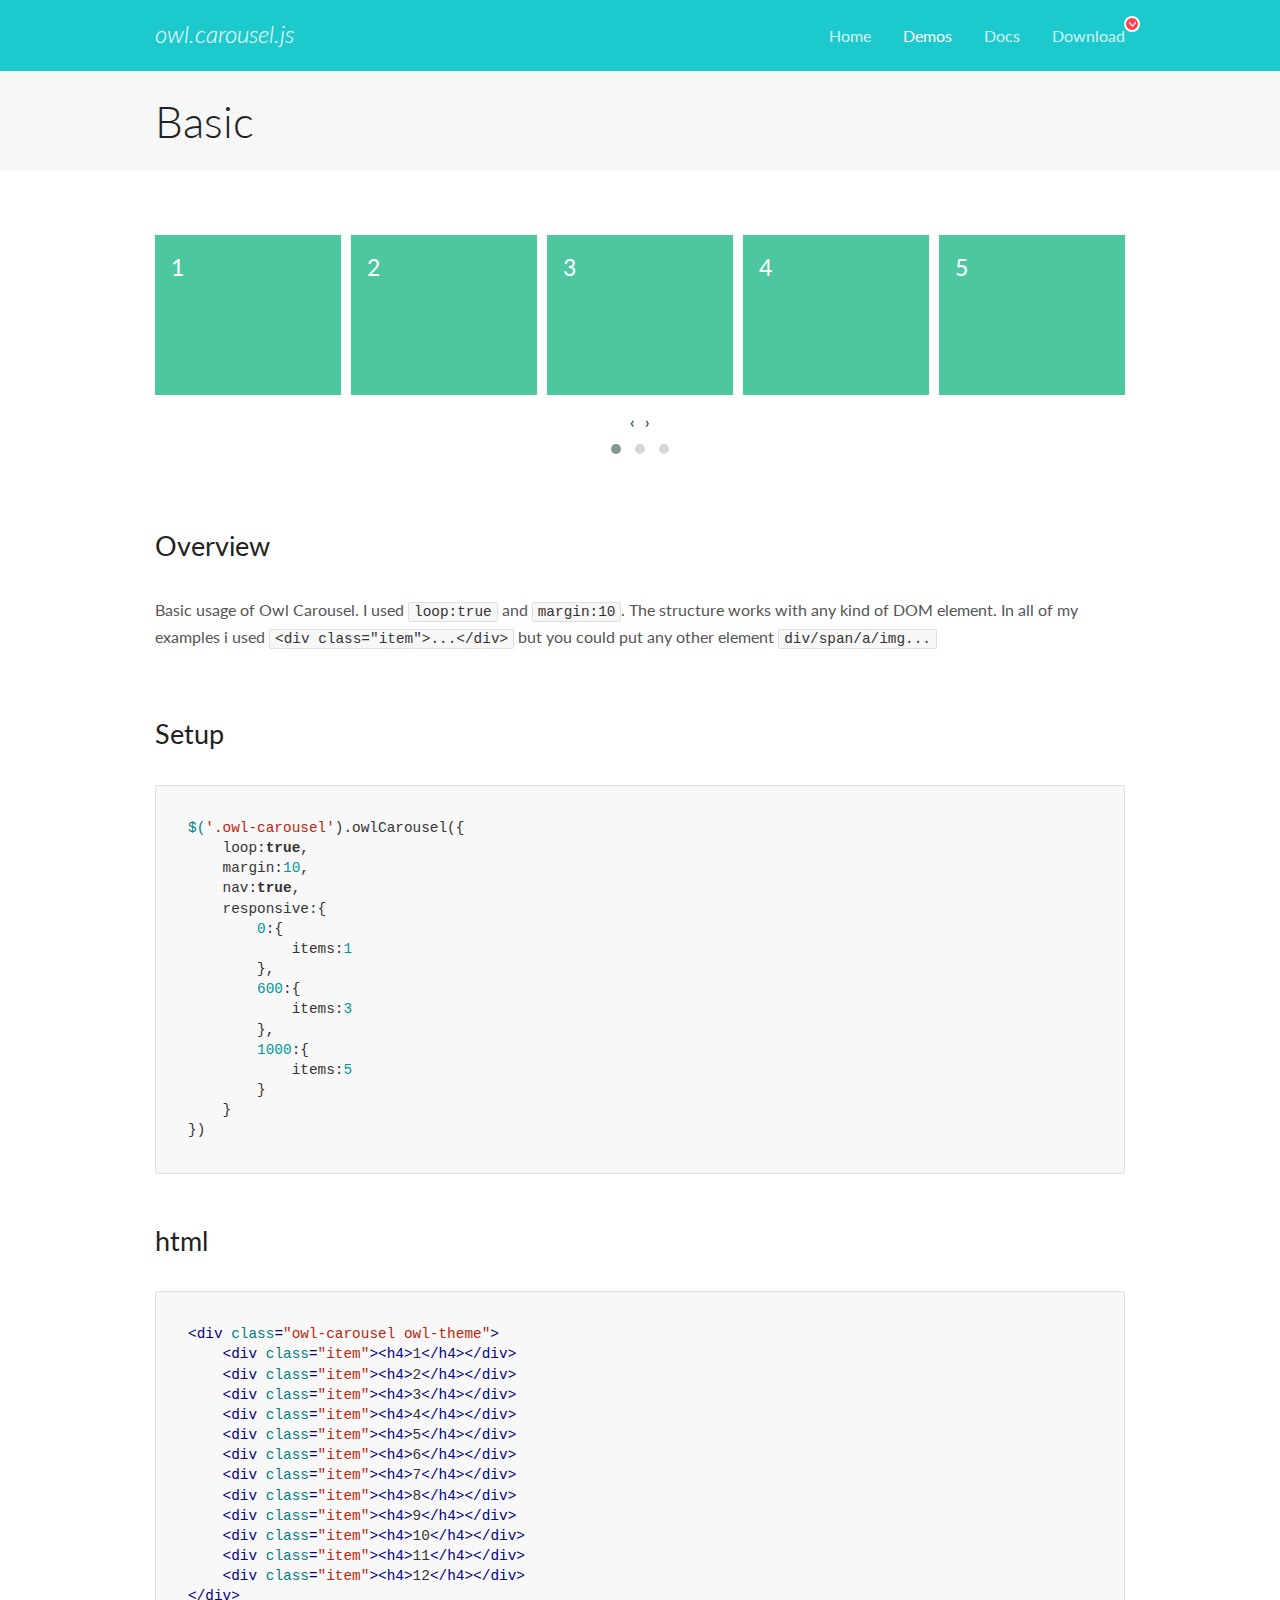
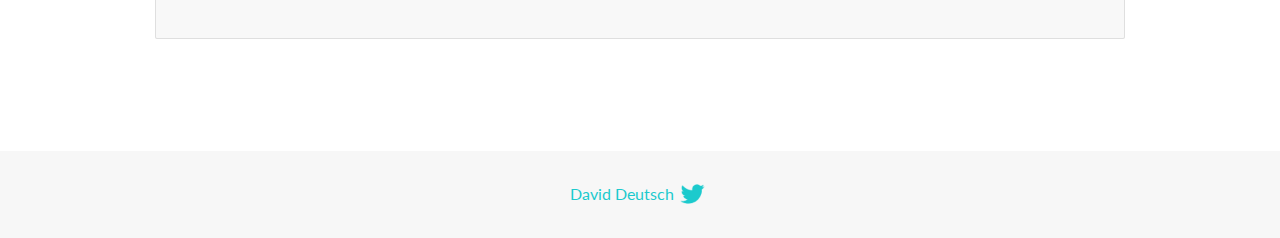
<file: OwlCarousel2-2.3.4/docs/demos/basic.html>
<!DOCTYPE html>
<html lang="en">
  <head>

    <!-- head -->
    <meta charset="utf-8">
    <meta name="msapplication-tap-highlight" content="no" />
    <meta name="viewport" content="width=device-width, initial-scale=1.0" />
    <meta name="description" content="Basic usage demo">
    <meta name="author" content="David Deutsch">
    <title>
      Basic Demo | Owl Carousel | 2.3.4
    </title>

    <!-- Stylesheets -->
    <link href='https://fonts.googleapis.com/css?family=Lato:300,400,700,400italic,300italic' rel='stylesheet' type='text/css'>
    <link rel="stylesheet" href="../assets/css/docs.theme.min.css">

    <!-- Owl Stylesheets -->
    <link rel="stylesheet" href="../assets/owlcarousel/assets/owl.carousel.min.css">
    <link rel="stylesheet" href="../assets/owlcarousel/assets/owl.theme.default.min.css">

    <!-- HTML5 shim and Respond.js IE8 support of HTML5 elements and media queries -->

    <!--[if lt IE 9]>
      <script src="https://oss.maxcdn.com/libs/html5shiv/3.7.0/html5shiv.js"></script>
      <script src="https://oss.maxcdn.com/libs/respond.js/1.3.0/respond.min.js"></script>
    <![endif]-->

    <!-- Favicons -->
    <link rel="apple-touch-icon-precomposed" sizes="144x144" href="../assets/ico/apple-touch-icon-144-precomposed.png">
    <link rel="shortcut icon" href="../assets/ico/favicon.png">
    <link rel="shortcut icon" href="favicon.ico">

    <!-- Yeah i know js should not be in header. Its required for demos.-->

    <!-- javascript -->
    <script src="../assets/vendors/jquery.min.js"></script>
    <script src="../assets/owlcarousel/owl.carousel.js"></script>
  </head>
  <body>

    <!-- header -->
    <header class="header">
      <div class="row">
        <div class="large-12 columns">
          <div class="brand left">
            <h3>
              <a href="/OwlCarousel2/">owl.carousel.js</a> 
            </h3>
          </div>
          <a id="toggle-nav" class="right">
            <span></span> <span></span> <span></span> 
          </a> 
          <div class="nav-bar">
            <ul class="clearfix">
              <li> <a href="/OwlCarousel2/index.html">Home</a>  </li>
              <li class="active">
                <a href="/OwlCarousel2/demos/demos.html">Demos</a> 
              </li>
              <li> <a href="/OwlCarousel2/docs/started-welcome.html">Docs</a>  </li>
              <li>
                <a href="https://github.com/OwlCarousel2/OwlCarousel2/archive/2.3.4.zip">Download</a> 
                <span class="download"></span> 
              </li>
            </ul>
          </div>
        </div>
      </div>
    </header>

    <!-- title -->
    <section class="title">
      <div class="row">
        <div class="large-12 columns">
          <h1>Basic</h1>
        </div>
      </div>
    </section>

    <!--  Demos -->
    <section id="demos">
      <div class="row">
        <div class="large-12 columns">
          <div class="owl-carousel owl-theme">
            <div class="item">
              <h4>1</h4>
            </div>
            <div class="item">
              <h4>2</h4>
            </div>
            <div class="item">
              <h4>3</h4>
            </div>
            <div class="item">
              <h4>4</h4>
            </div>
            <div class="item">
              <h4>5</h4>
            </div>
            <div class="item">
              <h4>6</h4>
            </div>
            <div class="item">
              <h4>7</h4>
            </div>
            <div class="item">
              <h4>8</h4>
            </div>
            <div class="item">
              <h4>9</h4>
            </div>
            <div class="item">
              <h4>10</h4>
            </div>
            <div class="item">
              <h4>11</h4>
            </div>
            <div class="item">
              <h4>12</h4>
            </div>
          </div>
          <h3 id="overview">Overview</h3>
          <p>Basic usage of Owl Carousel. I used <code>loop:true</code> and <code>margin:10</code>. The structure works with any kind of DOM element. In all of my examples i used <code>&lt;div class=&quot;item&quot;&gt;...&lt;/div&gt;</code> but you could
            put any other element <code>div/span/a/img...</code></p>
          <h3 id="setup">Setup</h3>
          <pre><code>$(&#39;.owl-carousel&#39;).owlCarousel({
    loop:true,
    margin:10,
    nav:true,
    responsive:{
        0:{
            items:1
        },
        600:{
            items:3
        },
        1000:{
            items:5
        }
    }
})</code></pre>
          <h3 id="html">html</h3>
          <pre><code>&lt;div class=&quot;owl-carousel owl-theme&quot;&gt;
    &lt;div class=&quot;item&quot;&gt;&lt;h4&gt;1&lt;/h4&gt;&lt;/div&gt;
    &lt;div class=&quot;item&quot;&gt;&lt;h4&gt;2&lt;/h4&gt;&lt;/div&gt;
    &lt;div class=&quot;item&quot;&gt;&lt;h4&gt;3&lt;/h4&gt;&lt;/div&gt;
    &lt;div class=&quot;item&quot;&gt;&lt;h4&gt;4&lt;/h4&gt;&lt;/div&gt;
    &lt;div class=&quot;item&quot;&gt;&lt;h4&gt;5&lt;/h4&gt;&lt;/div&gt;
    &lt;div class=&quot;item&quot;&gt;&lt;h4&gt;6&lt;/h4&gt;&lt;/div&gt;
    &lt;div class=&quot;item&quot;&gt;&lt;h4&gt;7&lt;/h4&gt;&lt;/div&gt;
    &lt;div class=&quot;item&quot;&gt;&lt;h4&gt;8&lt;/h4&gt;&lt;/div&gt;
    &lt;div class=&quot;item&quot;&gt;&lt;h4&gt;9&lt;/h4&gt;&lt;/div&gt;
    &lt;div class=&quot;item&quot;&gt;&lt;h4&gt;10&lt;/h4&gt;&lt;/div&gt;
    &lt;div class=&quot;item&quot;&gt;&lt;h4&gt;11&lt;/h4&gt;&lt;/div&gt;
    &lt;div class=&quot;item&quot;&gt;&lt;h4&gt;12&lt;/h4&gt;&lt;/div&gt;
&lt;/div&gt;</code></pre>
          <script>
            $(document).ready(function() {
              var owl = $('.owl-carousel');
              owl.owlCarousel({
                margin: 10,
                nav: true,
                loop: true,
                responsive: {
                  0: {
                    items: 1
                  },
                  600: {
                    items: 3
                  },
                  1000: {
                    items: 5
                  }
                }
              })
            })
          </script>
        </div>
      </div>
    </section>

    <!-- footer -->
    <footer class="footer">
      <div class="row">
        <div class="large-12 columns">
          <h5>
            <a href="/OwlCarousel2/docs/support-contact.html">David Deutsch</a> 
            <a id="custom-tweet-button" href="https://twitter.com/share?url=https://github.com/OwlCarousel2/OwlCarousel2&text=Owl Carousel - This is so awesome! " target="_blank"></a> 
          </h5>
        </div>
      </div>
    </footer>

    <!-- vendors -->
    <script src="../assets/vendors/highlight.js"></script>
    <script src="../assets/js/app.js"></script>
  </body>
</html>
</file>
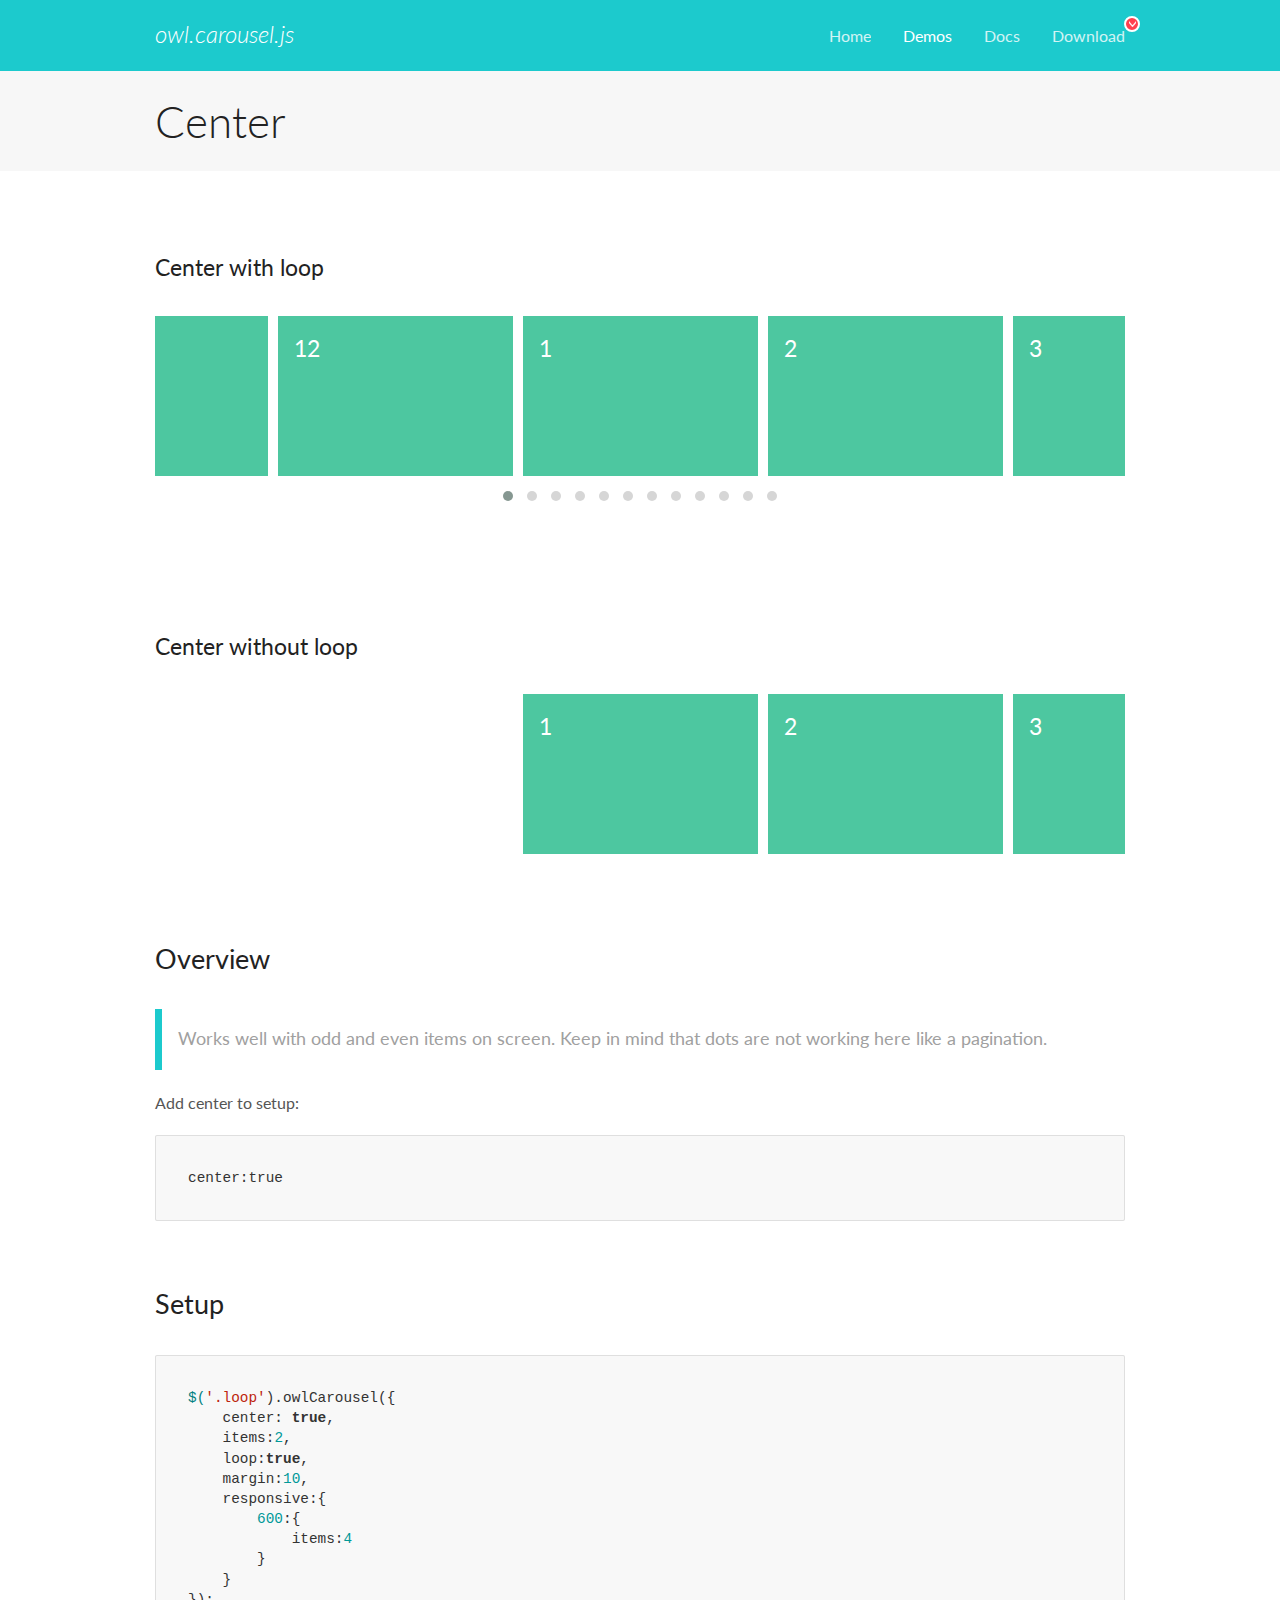
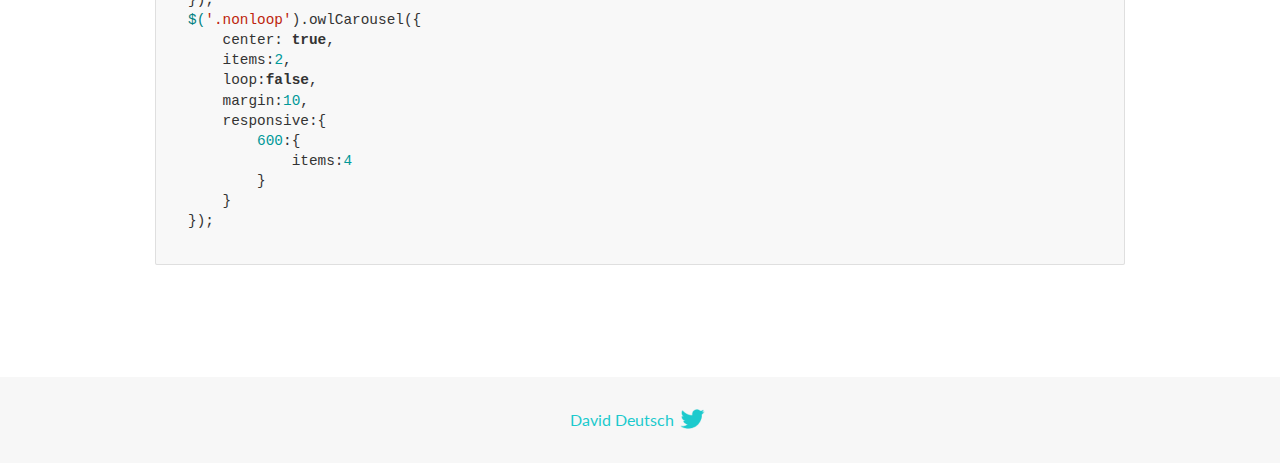
<file: OwlCarousel2-2.3.4/docs/demos/center.html>
<!DOCTYPE html>
<html lang="en">
  <head>

    <!-- head -->
    <meta charset="utf-8">
    <meta name="msapplication-tap-highlight" content="no" />
    <meta name="viewport" content="width=device-width, initial-scale=1.0" />
    <meta name="description" content="Center carousel">
    <meta name="author" content="David Deutsch">
    <title>
      Center Demo | Owl Carousel | 2.3.4
    </title>

    <!-- Stylesheets -->
    <link href='https://fonts.googleapis.com/css?family=Lato:300,400,700,400italic,300italic' rel='stylesheet' type='text/css'>
    <link rel="stylesheet" href="../assets/css/docs.theme.min.css">

    <!-- Owl Stylesheets -->
    <link rel="stylesheet" href="../assets/owlcarousel/assets/owl.carousel.min.css">
    <link rel="stylesheet" href="../assets/owlcarousel/assets/owl.theme.default.min.css">

    <!-- HTML5 shim and Respond.js IE8 support of HTML5 elements and media queries -->

    <!--[if lt IE 9]>
      <script src="https://oss.maxcdn.com/libs/html5shiv/3.7.0/html5shiv.js"></script>
      <script src="https://oss.maxcdn.com/libs/respond.js/1.3.0/respond.min.js"></script>
    <![endif]-->

    <!-- Favicons -->
    <link rel="apple-touch-icon-precomposed" sizes="144x144" href="../assets/ico/apple-touch-icon-144-precomposed.png">
    <link rel="shortcut icon" href="../assets/ico/favicon.png">
    <link rel="shortcut icon" href="favicon.ico">

    <!-- Yeah i know js should not be in header. Its required for demos.-->

    <!-- javascript -->
    <script src="../assets/vendors/jquery.min.js"></script>
    <script src="../assets/owlcarousel/owl.carousel.js"></script>
  </head>
  <body>

    <!-- header -->
    <header class="header">
      <div class="row">
        <div class="large-12 columns">
          <div class="brand left">
            <h3>
              <a href="/OwlCarousel2/">owl.carousel.js</a> 
            </h3>
          </div>
          <a id="toggle-nav" class="right">
            <span></span> <span></span> <span></span> 
          </a> 
          <div class="nav-bar">
            <ul class="clearfix">
              <li> <a href="/OwlCarousel2/index.html">Home</a>  </li>
              <li class="active">
                <a href="/OwlCarousel2/demos/demos.html">Demos</a> 
              </li>
              <li> <a href="/OwlCarousel2/docs/started-welcome.html">Docs</a>  </li>
              <li>
                <a href="https://github.com/OwlCarousel2/OwlCarousel2/archive/2.3.4.zip">Download</a> 
                <span class="download"></span> 
              </li>
            </ul>
          </div>
        </div>
      </div>
    </header>

    <!-- title -->
    <section class="title">
      <div class="row">
        <div class="large-12 columns">
          <h1>Center</h1>
        </div>
      </div>
    </section>

    <!--  Demos -->
    <section id="demos">
      <div class="row">
        <div class="large-12 columns">
          <h4 id="center-with-loop">Center with loop</h4>
          <div class="loop owl-carousel owl-theme">
            <div class="item">
              <h4>1</h4>
            </div>
            <div class="item">
              <h4>2</h4>
            </div>
            <div class="item">
              <h4>3</h4>
            </div>
            <div class="item">
              <h4>4</h4>
            </div>
            <div class="item">
              <h4>5</h4>
            </div>
            <div class="item">
              <h4>6</h4>
            </div>
            <div class="item">
              <h4>7</h4>
            </div>
            <div class="item">
              <h4>8</h4>
            </div>
            <div class="item">
              <h4>9</h4>
            </div>
            <div class="item">
              <h4>10</h4>
            </div>
            <div class="item">
              <h4>11</h4>
            </div>
            <div class="item">
              <h4>12</h4>
            </div>
          </div>
          <br>
          <h4 id="center-without-loop">Center without loop</h4>
          <div class="nonloop owl-carousel">
            <div class="item">
              <h4>1</h4>
            </div>
            <div class="item">
              <h4>2</h4>
            </div>
            <div class="item">
              <h4>3</h4>
            </div>
            <div class="item">
              <h4>4</h4>
            </div>
            <div class="item">
              <h4>5</h4>
            </div>
            <div class="item">
              <h4>6</h4>
            </div>
            <div class="item">
              <h4>7</h4>
            </div>
            <div class="item">
              <h4>8</h4>
            </div>
            <div class="item">
              <h4>9</h4>
            </div>
            <div class="item">
              <h4>10</h4>
            </div>
            <div class="item">
              <h4>11</h4>
            </div>
            <div class="item">
              <h4>12</h4>
            </div>
          </div>
          <h3 id="overview">Overview</h3>
          <blockquote>
            <p>Works well with odd and even items on screen. Keep in mind that dots are not working here like a pagination.</p>
          </blockquote>
          <p>Add center to setup:</p>
          <pre><code>center:true</code></pre>
          <h3 id="setup">Setup</h3>
          <pre><code>$(&#39;.loop&#39;).owlCarousel({
    center: true,
    items:2,
    loop:true,
    margin:10,
    responsive:{
        600:{
            items:4
        }
    }
});
$(&#39;.nonloop&#39;).owlCarousel({
    center: true,
    items:2,
    loop:false,
    margin:10,
    responsive:{
        600:{
            items:4
        }
    }
});</code></pre>
          <script>
            jQuery(document).ready(function($) {
              $('.loop').owlCarousel({
                center: true,
                items: 2,
                loop: true,
                margin: 10,
                responsive: {
                  600: {
                    items: 4
                  }
                }
              });
              $('.nonloop').owlCarousel({
                center: true,
                items: 2,
                loop: false,
                margin: 10,
                responsive: {
                  600: {
                    items: 4
                  }
                }
              });
            });
          </script>
        </div>
      </div>
    </section>

    <!-- footer -->
    <footer class="footer">
      <div class="row">
        <div class="large-12 columns">
          <h5>
            <a href="/OwlCarousel2/docs/support-contact.html">David Deutsch</a> 
            <a id="custom-tweet-button" href="https://twitter.com/share?url=https://github.com/OwlCarousel2/OwlCarousel2&text=Owl Carousel - This is so awesome! " target="_blank"></a> 
          </h5>
        </div>
      </div>
    </footer>

    <!-- vendors -->
    <script src="../assets/vendors/highlight.js"></script>
    <script src="../assets/js/app.js"></script>
  </body>
</html>
</file>
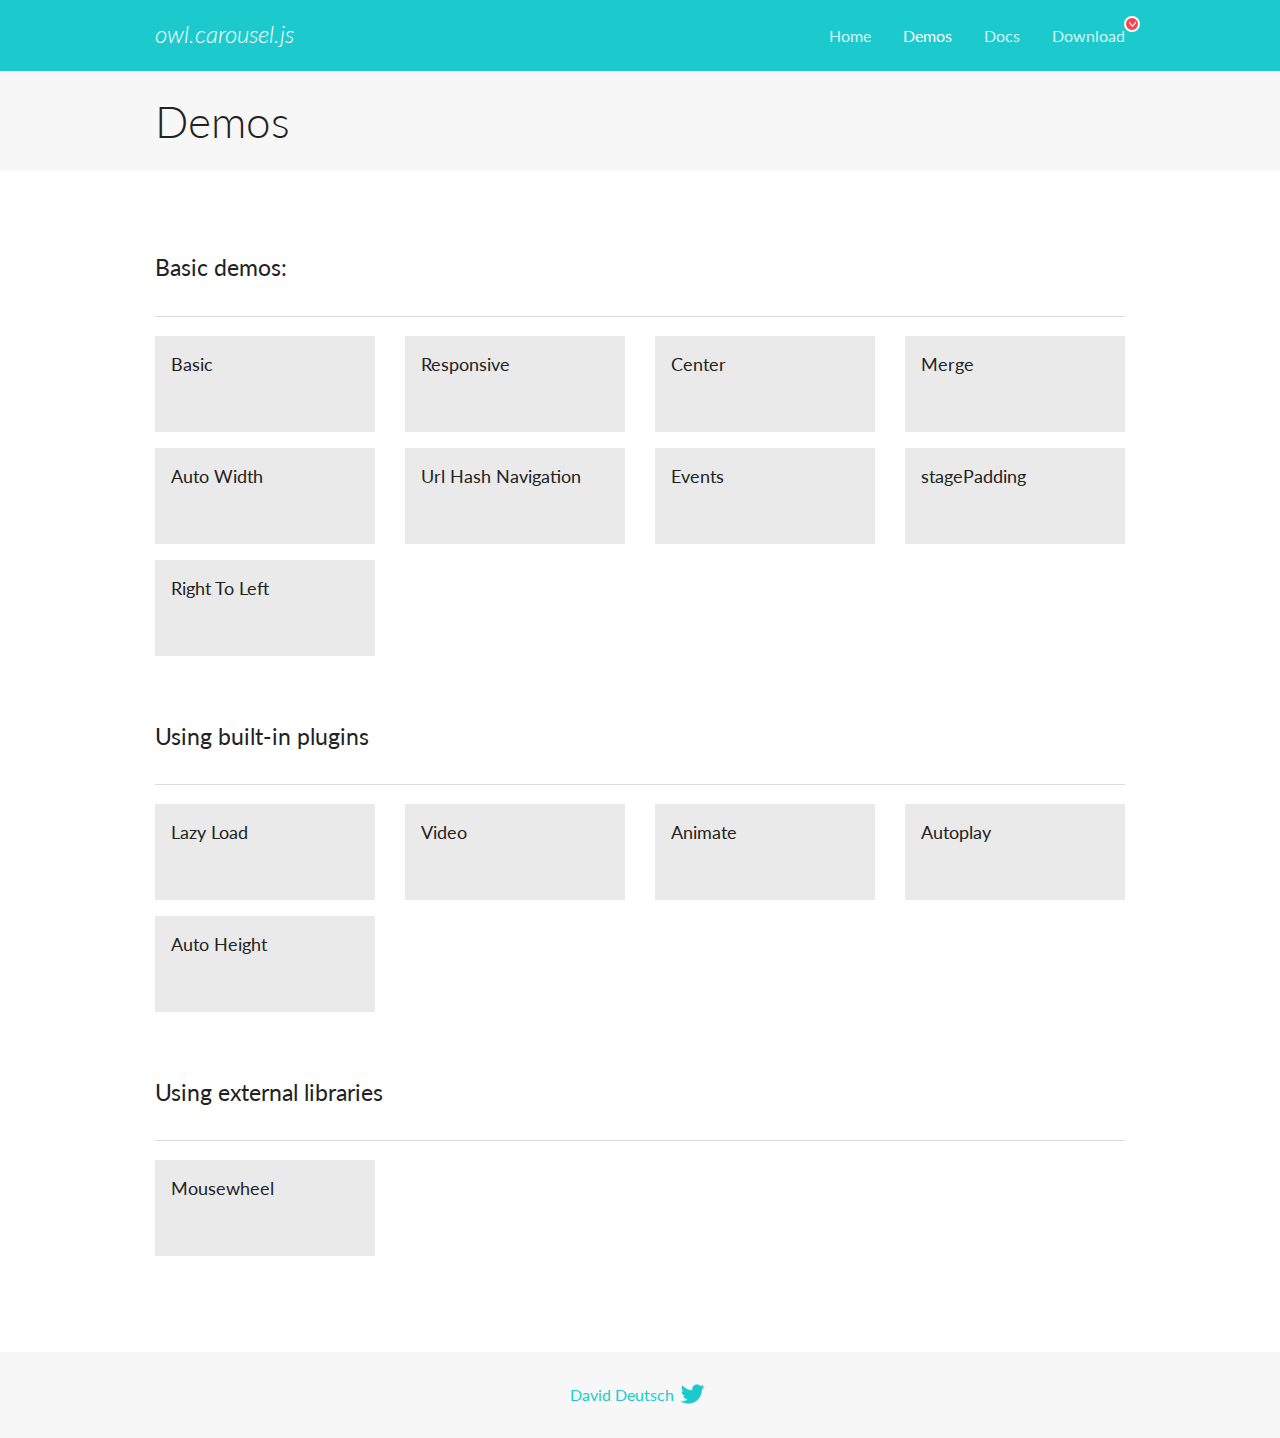
<file: OwlCarousel2-2.3.4/docs/demos/demos.html>
<!DOCTYPE html>
<html lang="en">
  <head>

    <!-- head -->
    <meta charset="utf-8">
    <meta name="msapplication-tap-highlight" content="no" />
    <meta name="viewport" content="width=device-width, initial-scale=1.0" />
    <meta name="description" content="A list of Owl Carousel examples.">
    <meta name="author" content="David Deutsch">
    <title>
      Demos | Owl Carousel | 2.3.4
    </title>

    <!-- Stylesheets -->
    <link href='https://fonts.googleapis.com/css?family=Lato:300,400,700,400italic,300italic' rel='stylesheet' type='text/css'>
    <link rel="stylesheet" href="../assets/css/docs.theme.min.css">

    <!-- Owl Stylesheets -->
    <link rel="stylesheet" href="../assets/owlcarousel/assets/owl.carousel.min.css">
    <link rel="stylesheet" href="../assets/owlcarousel/assets/owl.theme.default.min.css">

    <!-- HTML5 shim and Respond.js IE8 support of HTML5 elements and media queries -->

    <!--[if lt IE 9]>
      <script src="https://oss.maxcdn.com/libs/html5shiv/3.7.0/html5shiv.js"></script>
      <script src="https://oss.maxcdn.com/libs/respond.js/1.3.0/respond.min.js"></script>
    <![endif]-->

    <!-- Favicons -->
    <link rel="apple-touch-icon-precomposed" sizes="144x144" href="../assets/ico/apple-touch-icon-144-precomposed.png">
    <link rel="shortcut icon" href="../assets/ico/favicon.png">
    <link rel="shortcut icon" href="favicon.ico">

    <!-- Yeah i know js should not be in header. Its required for demos.-->

    <!-- javascript -->
    <script src="../assets/vendors/jquery.min.js"></script>
    <script src="../assets/owlcarousel/owl.carousel.js"></script>
  </head>
  <body>

    <!-- header -->
    <header class="header">
      <div class="row">
        <div class="large-12 columns">
          <div class="brand left">
            <h3>
              <a href="/OwlCarousel2/">owl.carousel.js</a> 
            </h3>
          </div>
          <a id="toggle-nav" class="right">
            <span></span> <span></span> <span></span> 
          </a> 
          <div class="nav-bar">
            <ul class="clearfix">
              <li> <a href="/OwlCarousel2/index.html">Home</a>  </li>
              <li class="active">
                <a href="/OwlCarousel2/demos/demos.html">Demos</a> 
              </li>
              <li> <a href="/OwlCarousel2/docs/started-welcome.html">Docs</a>  </li>
              <li>
                <a href="https://github.com/OwlCarousel2/OwlCarousel2/archive/2.3.4.zip">Download</a> 
                <span class="download"></span> 
              </li>
            </ul>
          </div>
        </div>
      </div>
    </header>

    <!-- title -->
    <section class="title">
      <div class="row">
        <div class="large-12 columns">
          <h1>Demos</h1>
        </div>
      </div>
    </section>

    <!--  Demos -->
    <section id="demos">
      <div class="row">
        <div class="large-12 columns">
          <h4 id="basic-demos-">Basic demos:</h4>
          <hr>
          <div class="demo-list">
            <div class="row">
              <div class="small-6 medium-4 large-3 columns">
                <a href="basic.html" class="demo-block">
                  <h5>Basic </h5>
                </a> 
              </div>
              <div class="small-6 medium-4 large-3 columns">
                <a href="responsive.html" class="demo-block">
                  <h5>Responsive </h5>
                </a> 
              </div>
              <div class="small-6 medium-4 large-3 columns">
                <a href="center.html" class="demo-block">
                  <h5>Center </h5>
                </a> 
              </div>
              <div class="small-6 medium-4 large-3 columns">
                <a href="merge.html" class="demo-block">
                  <h5>Merge </h5>
                </a> 
              </div>
              <div class="small-6 medium-4 large-3 columns">
                <a href="autowidth.html" class="demo-block">
                  <h5>Auto Width </h5>
                </a> 
              </div>
              <div class="small-6 medium-4 large-3 columns">
                <a href="urlhashnav.html" class="demo-block">
                  <h5>Url Hash Navigation </h5>
                </a> 
              </div>
              <div class="small-6 medium-4 large-3 columns">
                <a href="events.html" class="demo-block">
                  <h5>Events </h5>
                </a> 
              </div>
              <div class="small-6 medium-4 large-3 columns">
                <a href="stagepadding.html" class="demo-block">
                  <h5>stagePadding </h5>
                </a> 
              </div>
              <div class="small-6 medium-4 large-3 columns">
                <a href="rtl.html" class="demo-block">
                  <h5>Right To Left </h5>
                </a> 
              </div>
            </div>
          </div>
          <h4 id="using-built-in-plugins">Using built-in plugins</h4>
          <hr>
          <div class="demo-list">
            <div class="row">
              <div class="small-6 medium-4 large-3 columns">
                <a href="lazyLoad.html" class="demo-block">
                  <h5>Lazy Load </h5>
                </a> 
              </div>
              <div class="small-6 medium-4 large-3 columns">
                <a href="video.html" class="demo-block">
                  <h5>Video </h5>
                </a> 
              </div>
              <div class="small-6 medium-4 large-3 columns">
                <a href="animate.html" class="demo-block">
                  <h5>Animate </h5>
                </a> 
              </div>
              <div class="small-6 medium-4 large-3 columns">
                <a href="autoplay.html" class="demo-block">
                  <h5>Autoplay </h5>
                </a> 
              </div>
              <div class="small-6 medium-4 large-3 columns">
                <a href="autoheight.html" class="demo-block">
                  <h5>Auto Height </h5>
                </a> 
              </div>
            </div>
          </div>
          <h4 id="using-external-libraries">Using external libraries</h4>
          <hr>
          <div class="demo-list">
            <div class="row">
              <div class="small-6 medium-4 large-3 columns">
                <a href="mousewheel.html" class="demo-block">
                  <h5>Mousewheel </h5>
                </a> 
              </div>
            </div>
          </div>
        </div>
      </div>
    </section>

    <!-- footer -->
    <footer class="footer">
      <div class="row">
        <div class="large-12 columns">
          <h5>
            <a href="/OwlCarousel2/docs/support-contact.html">David Deutsch</a> 
            <a id="custom-tweet-button" href="https://twitter.com/share?url=https://github.com/OwlCarousel2/OwlCarousel2&text=Owl Carousel - This is so awesome! " target="_blank"></a> 
          </h5>
        </div>
      </div>
    </footer>

    <!-- vendors -->
    <script src="../assets/vendors/highlight.js"></script>
    <script src="../assets/js/app.js"></script>
  </body>
</html>
</file>
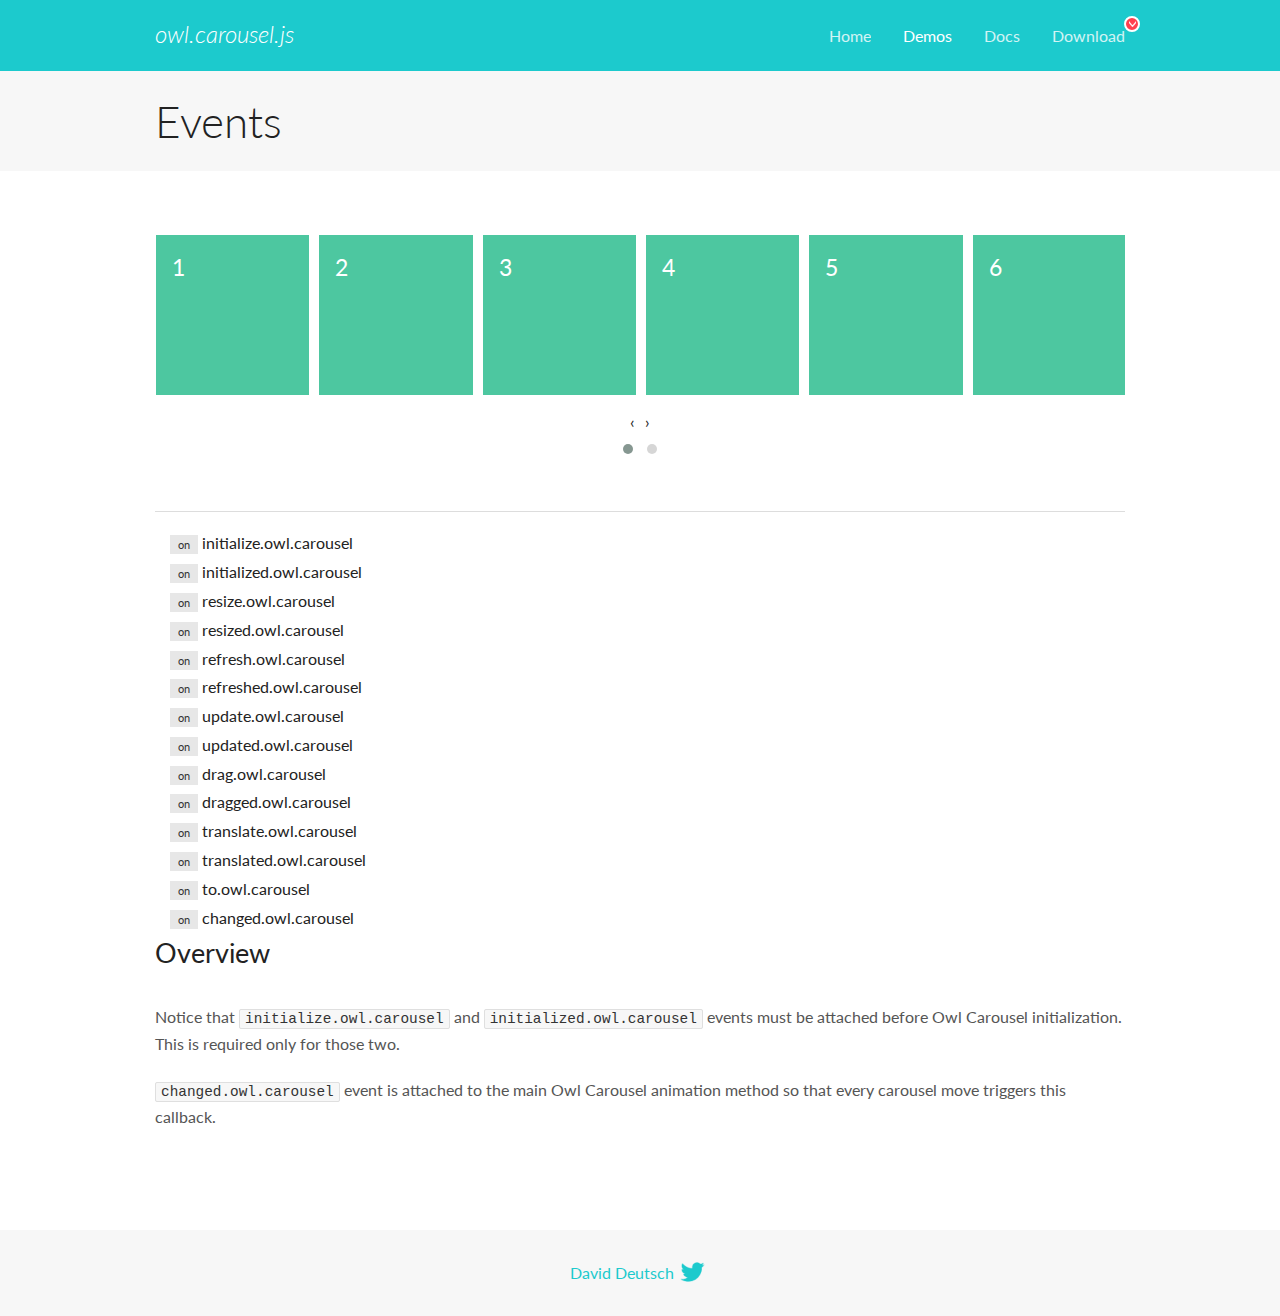
<file: OwlCarousel2-2.3.4/docs/demos/events.html>
<!DOCTYPE html>
<html lang="en">
  <head>

    <!-- head -->
    <meta charset="utf-8">
    <meta name="msapplication-tap-highlight" content="no" />
    <meta name="viewport" content="width=device-width, initial-scale=1.0" />
    <meta name="description" content="Events usage demo">
    <meta name="author" content="David Deutsch">
    <title>
      Events Demo | Owl Carousel | 2.3.4
    </title>

    <!-- Stylesheets -->
    <link href='https://fonts.googleapis.com/css?family=Lato:300,400,700,400italic,300italic' rel='stylesheet' type='text/css'>
    <link rel="stylesheet" href="../assets/css/docs.theme.min.css">

    <!-- Owl Stylesheets -->
    <link rel="stylesheet" href="../assets/owlcarousel/assets/owl.carousel.min.css">
    <link rel="stylesheet" href="../assets/owlcarousel/assets/owl.theme.default.min.css">

    <!-- HTML5 shim and Respond.js IE8 support of HTML5 elements and media queries -->

    <!--[if lt IE 9]>
      <script src="https://oss.maxcdn.com/libs/html5shiv/3.7.0/html5shiv.js"></script>
      <script src="https://oss.maxcdn.com/libs/respond.js/1.3.0/respond.min.js"></script>
    <![endif]-->

    <!-- Favicons -->
    <link rel="apple-touch-icon-precomposed" sizes="144x144" href="../assets/ico/apple-touch-icon-144-precomposed.png">
    <link rel="shortcut icon" href="../assets/ico/favicon.png">
    <link rel="shortcut icon" href="favicon.ico">

    <!-- Yeah i know js should not be in header. Its required for demos.-->

    <!-- javascript -->
    <script src="../assets/vendors/jquery.min.js"></script>
    <script src="../assets/owlcarousel/owl.carousel.js"></script>
  </head>
  <body>

    <!-- header -->
    <header class="header">
      <div class="row">
        <div class="large-12 columns">
          <div class="brand left">
            <h3>
              <a href="/OwlCarousel2/">owl.carousel.js</a> 
            </h3>
          </div>
          <a id="toggle-nav" class="right">
            <span></span> <span></span> <span></span> 
          </a> 
          <div class="nav-bar">
            <ul class="clearfix">
              <li> <a href="/OwlCarousel2/index.html">Home</a>  </li>
              <li class="active">
                <a href="/OwlCarousel2/demos/demos.html">Demos</a> 
              </li>
              <li> <a href="/OwlCarousel2/docs/started-welcome.html">Docs</a>  </li>
              <li>
                <a href="https://github.com/OwlCarousel2/OwlCarousel2/archive/2.3.4.zip">Download</a> 
                <span class="download"></span> 
              </li>
            </ul>
          </div>
        </div>
      </div>
    </header>

    <!-- title -->
    <section class="title">
      <div class="row">
        <div class="large-12 columns">
          <h1>Events</h1>
        </div>
      </div>
    </section>

    <!--  Demos -->
    <section id="demos">
      <div class="row">
        <div class="large-12 columns">
          <div class="owl-carousel owl-theme">
            <div class="item">
              <h4>1</h4>
            </div>
            <div class="item">
              <h4>2</h4>
            </div>
            <div class="item">
              <h4>3</h4>
            </div>
            <div class="item">
              <h4>4</h4>
            </div>
            <div class="item">
              <h4>5</h4>
            </div>
            <div class="item">
              <h4>6</h4>
            </div>
            <div class="item">
              <h4>7</h4>
            </div>
            <div class="item">
              <h4>8</h4>
            </div>
            <div class="item">
              <h4>9</h4>
            </div>
            <div class="item">
              <h4>10</h4>
            </div>
            <div class="item">
              <h4>11</h4>
            </div>
            <div class="item">
              <h4>12</h4>
            </div>
          </div>
          <hr>
          <div class="large-12 columns callbacks">
            <div><span class="label secondary initialize">on</span>  initialize.owl.carousel </div>
            <div><span class="label secondary initialized">on</span>  initialized.owl.carousel </div>
            <div><span class="label secondary resize">on</span>  resize.owl.carousel </div>
            <div><span class="label secondary resized">on</span>  resized.owl.carousel </div>
            <div><span class="label secondary refresh">on</span>  refresh.owl.carousel </div>
            <div><span class="label secondary refreshed">on</span>  refreshed.owl.carousel </div>
            <div><span class="label secondary update">on</span>  update.owl.carousel </div>
            <div><span class="label secondary updated">on</span>  updated.owl.carousel </div>
            <div><span class="label secondary drag">on</span>  drag.owl.carousel </div>
            <div><span class="label secondary dragged">on</span>  dragged.owl.carousel </div>
            <div><span class="label secondary translate">on</span>  translate.owl.carousel </div>
            <div><span class="label secondary translated">on</span>  translated.owl.carousel </div>
            <div><span class="label secondary to">on</span>  to.owl.carousel </div>
            <div><span class="label secondary changed">on</span>  changed.owl.carousel </div>
          </div>
          <h3 id="overview">Overview</h3>
          <p>Notice that <code>initialize.owl.carousel</code> and <code>initialized.owl.carousel</code> events must be attached before Owl Carousel initialization. This is required only for those two.</p>
          <p><code>changed.owl.carousel</code> event is attached to the main Owl Carousel animation method so that every carousel move triggers this callback.</p>
          <script>
            jQuery(document).ready(function($) {
              var owl = $('.owl-carousel');
              owl.on('initialize.owl.carousel initialized.owl.carousel ' +
                'initialize.owl.carousel initialize.owl.carousel ' +
                'resize.owl.carousel resized.owl.carousel ' +
                'refresh.owl.carousel refreshed.owl.carousel ' +
                'update.owl.carousel updated.owl.carousel ' +
                'drag.owl.carousel dragged.owl.carousel ' +
                'translate.owl.carousel translated.owl.carousel ' +
                'to.owl.carousel changed.owl.carousel',
                function(e) {
                  $('.' + e.type)
                    .removeClass('secondary')
                    .addClass('success');
                  window.setTimeout(function() {
                    $('.' + e.type)
                      .removeClass('success')
                      .addClass('secondary');
                  }, 500);
                });
              owl.owlCarousel({
                loop: true,
                nav: true,
                lazyLoad: true,
                margin: 10,
                video: true,
                responsive: {
                  0: {
                    items: 1
                  },
                  600: {
                    items: 3
                  },
                  960: {
                    items: 5,
                  },
                  1200: {
                    items: 6
                  }
                }
              });
            });
          </script>
        </div>
      </div>
    </section>

    <!-- footer -->
    <footer class="footer">
      <div class="row">
        <div class="large-12 columns">
          <h5>
            <a href="/OwlCarousel2/docs/support-contact.html">David Deutsch</a> 
            <a id="custom-tweet-button" href="https://twitter.com/share?url=https://github.com/OwlCarousel2/OwlCarousel2&text=Owl Carousel - This is so awesome! " target="_blank"></a> 
          </h5>
        </div>
      </div>
    </footer>

    <!-- vendors -->
    <script src="../assets/vendors/highlight.js"></script>
    <script src="../assets/js/app.js"></script>
  </body>
</html>
</file>
<file: login/style.css>
* {
    margin: 0;
    padding: 0;
}

html,
body {
    width: 100%;
    height: 100%;
    font-size: 16px;
    font-weight: bold;
    font-family: sans-serif;
}

.bg {
    background: url(img/bg.jpg) no-repeat;
    background-size: cover;
    width: 100%;
    height: 100%;
}

.row-container {
    border: 1px solid #fff;
    border-radius: 25px;
    margin-top: 20vh;
    padding: 30px;
    -webkit-box-shadow: 0px 0px 14px 2px rgba(0, 0, 0, 0.41);
    -moz-box-shadow: 0px 0px 14px 2px rgba(0, 0, 0, 0.41);
    box-shadow: 0px 0px 14px 2px rgba(0, 0, 0, 0.41);
}

label,
.form-check-label,
h1 {
    color: #fff;
    text-shadow: 2px 2px 10px rgba(0, 174, 255, 0.788);
}
</file>
